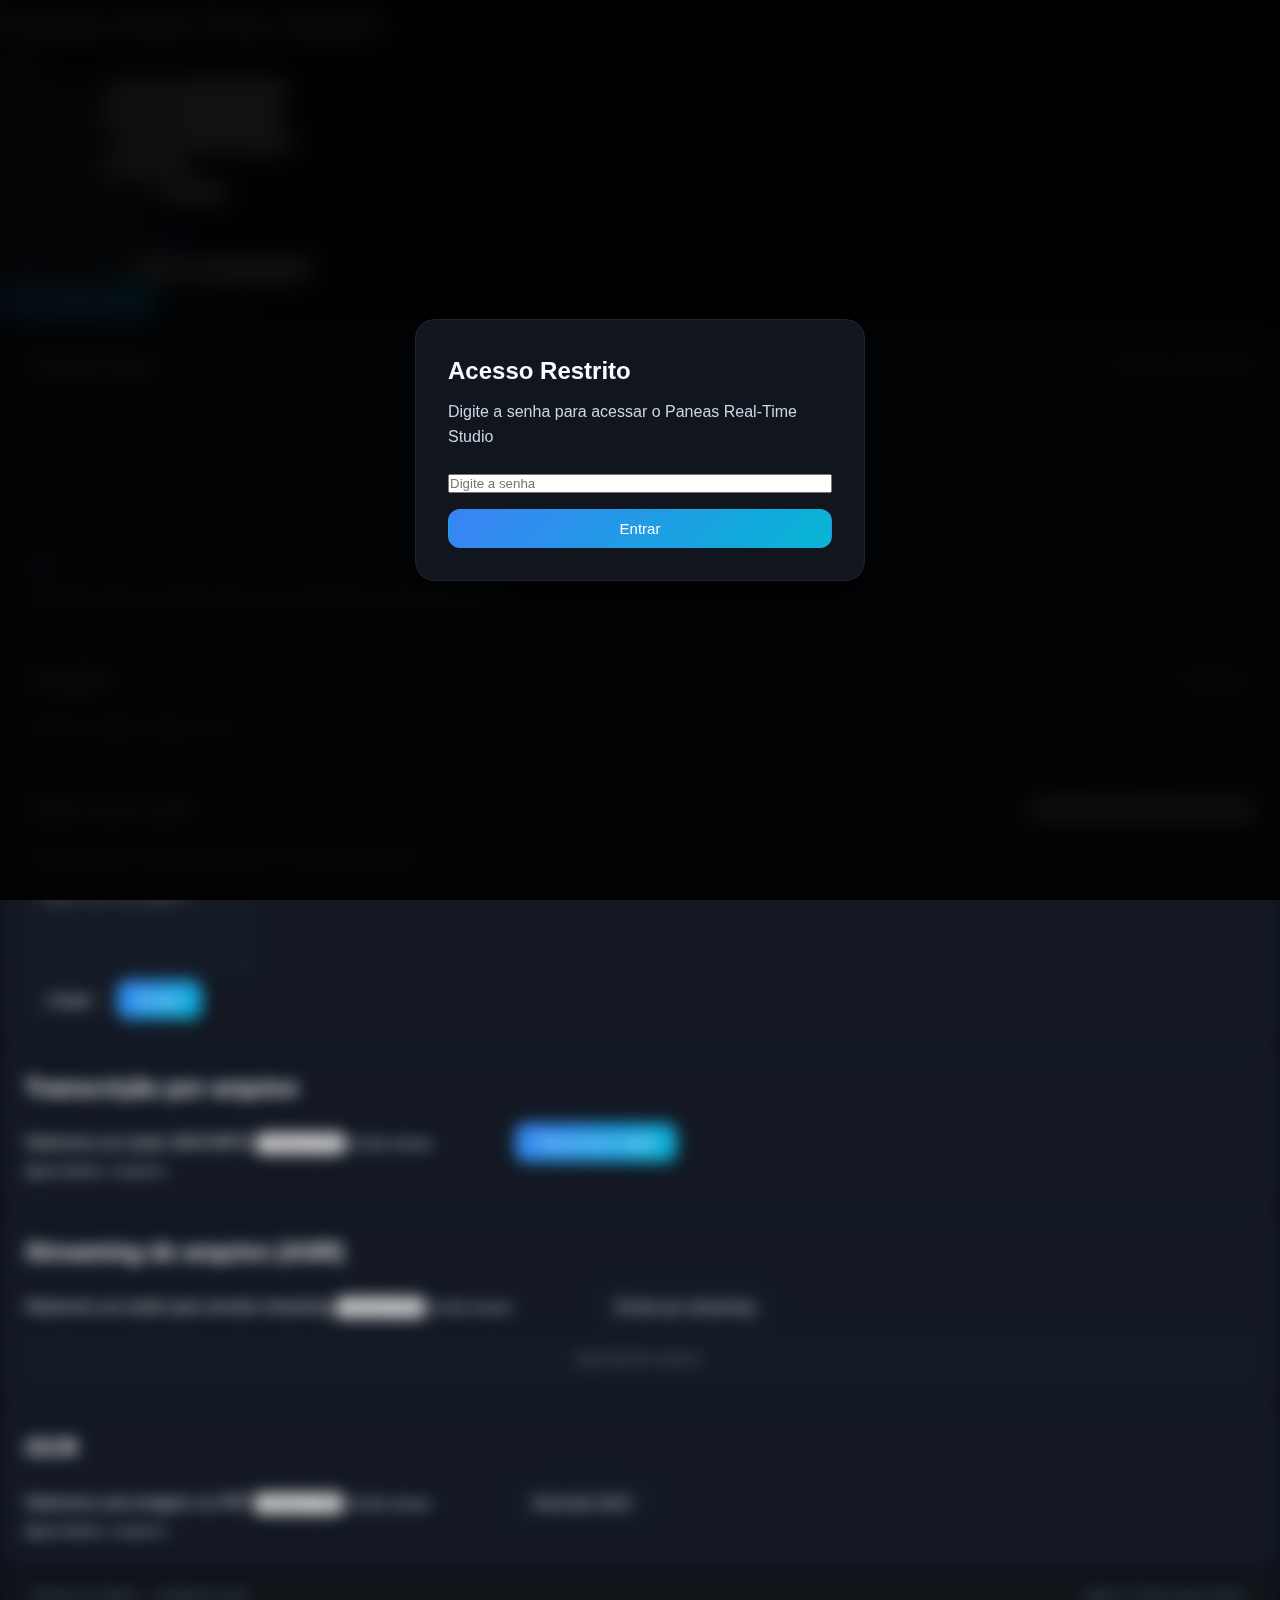
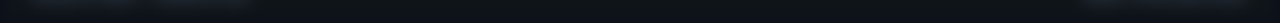
<file: frontend/index.html>
<!DOCTYPE html>
<html lang="pt-BR">
<head>
    <meta charset="UTF-8" />
    <meta name="viewport" content="width=device-width, initial-scale=1.0" />
    <title>Paneas Real-Time Studio</title>
    <link rel="stylesheet" href="styles.css" />
</head>
<body>
    <!-- Modal de Senha -->
    <div id="passwordModal" class="modal">
        <div class="modal__content">
            <h2>Acesso Restrito</h2>
            <p>Digite a senha para acessar o Paneas Real-Time Studio</p>
            <form id="passwordForm">
                <input type="password" id="passwordInput" placeholder="Digite a senha" autocomplete="off" />
                <button type="submit" class="btn btn--primary">Entrar</button>
                <p id="passwordError" class="modal__error" style="display: none;">Senha incorreta!</p>
            </form>
        </div>
    </div>
    <header class="hero">
        <div class="hero__content">
            <h1>Paneas Real-Time Studio</h1>
        </div>
        <div class="hero__status" id="sessionStatus">Offline</div>
    </header>

    <main>
        <section class="controls">
            <div class="controls__group">
                <label for="apiBase">API Base URL</label>
                <input id="apiBase" type="text" value="" placeholder="Auto-detectado" />
            </div>
            <div class="controls__group">
                <label for="authToken">Bearer Token</label>
                <input id="authToken" type="text" value="token_abc123" autocomplete="off" />
            </div>
            <div class="controls__group">
                <label for="roomId">Room ID (sala)</label>
                <input id="roomId" type="text" placeholder="Deixe vazio ou insira ID" />
            </div>
            <div class="controls__group">
                <label for="roleSelector">Papel na sala</label>
                <select id="roleSelector">
                    <option value="">Modo Solo</option>
                    <option value="agent">Atendente</option>
                    <option value="client">Cliente</option>
                </select>
            </div>
            <div class="controls__group">
                <label for="chunkSize">Tamanho do lote (ms)</label>
                <input id="chunkSize" type="number" min="200" max="2000" step="100" value="300" />
            </div>
            <div class="controls__group controls__toggle">
                <label for="diarizationToggle">Ativar diarização</label>
                <input id="diarizationToggle" type="checkbox" />
            </div>
            <div class="controls__group controls__toggle">
                <label for="insightToggle">Insights em tempo real</label>
                <input id="insightToggle" type="checkbox" checked />
            </div>
            <div class="controls__group">
                <label for="insightModel">Modelo de insight</label>
                <input id="insightModel" type="text" value="paneas-q32b" />
            </div>
            <div class="controls__actions">
                <button id="startButton" class="btn btn--primary">Comecar captura</button>
                <button id="stopButton" class="btn" disabled>Encerrar</button>
                <div id="listeningIndicator" class="listening-indicator hidden">
                    <span class="listening-icon">🎤</span>
                    <div class="sound-wave">
                        <span class="bar"></span>
                        <span class="bar"></span>
                        <span class="bar"></span>
                        <span class="bar"></span>
                        <span class="bar"></span>
                    </div>
                    <span class="listening-text">Escutando...</span>
                </div>
            </div>
        </section>

        <section class="grid">
            <article class="card card--primary">
                <header class="card__header">
                    <h2>Transcricao</h2>
                    <div>
                        <div class="pill" id="sessionId">Sessao nao iniciada</div>
                        <div class="pill pill--secondary" id="roomStatus" style="display: none; margin-top: 0.5rem;"></div>
                    </div>
                </header>
                <div class="stats">
                    <div class="stat"><span class="stat__label">Lotes</span><span class="stat__value" id="batchCount">0</span></div>
                    <div class="stat"><span class="stat__label">Tokens</span><span class="stat__value" id="tokenCount">0</span></div>
                    <div class="stat"><span class="stat__label">Audio (s)</span><span class="stat__value" id="audioSeconds">0</span></div>
                </div>
                <div class="transcript" id="transcriptText">Fale apos iniciar a captura para ver a transcricao acumulada aqui.</div>
                <div class="timeline" id="batchTimeline"></div>
            </article>

            <article class="card">
                <header class="card__header">
                    <h2>Insights</h2>
                    <div class="pill pill--secondary" id="insightStatus">Habilitados</div>
                </header>
                <div class="insights" id="insightsList">
                    <p>Nenhum insight emitido ainda.</p>
                </div>
            </article>

            <article class="card">
                <header class="card__header">
                    <h2>Chat com LLM</h2>
                    <select id="chatModel">
                        <option value="paneas-q32b">paneas-q32b (Qwen2.5-32B INT4)</option>
                    </select>
                </header>
                <div class="chat" id="chatLog">
                    <div class="chat__placeholder">Converse com o modelo enquanto a chamada acontece.</div>
                </div>
                <form class="chat__form" id="chatForm">
                    <textarea id="chatInput" rows="3" placeholder="Digite sua mensagem..."></textarea>
                    <div class="chat__actions">
                        <button type="button" class="btn" id="clearChat">Limpar</button>
                        <button type="submit" class="btn btn--primary" id="sendChat">Enviar</button>
                    </div>
                </form>
            </article>
        </section>

        <section class="grid grid--uploads">
            <article class="card">
                <header class="card__header">
                    <h2>Transcrição por arquivo</h2>
                </header>
                <div class="uploader">
                    <label class="uploader__label" for="asrFileInput">Selecione um áudio (WAV/MP3)</label>
                    <input type="file" id="asrFileInput" accept="audio/*" />
                    <button class="btn btn--primary" id="asrUploadButton">Transcrever áudio</button>
                    <pre class="output" id="asrResult">Aguardando arquivo.</pre>
                </div>
            </article>

            <article class="card">
                <header class="card__header">
                    <h2>Streaming de arquivo (ASR)</h2>
                </header>
                <div class="uploader">
                    <label class="uploader__label" for="streamFileInput">Selecione um áudio para simular streaming</label>
                    <input type="file" id="streamFileInput" accept="audio/*" />
                    <button class="btn" id="streamFileButton">Enviar por streaming</button>
                    <div class="status-text" id="streamStatus">Aguardando arquivo.</div>
                </div>
            </article>

            <article class="card">
                <header class="card__header">
                    <h2>OCR</h2>
                </header>
                <div class="uploader">
                    <label class="uploader__label" for="ocrFileInput">Selecione uma imagem ou PDF</label>
                    <input type="file" id="ocrFileInput" accept="image/*,application/pdf" />
                    <button class="btn" id="ocrButton">Executar OCR</button>
                    <pre class="output" id="ocrResult">Aguardando arquivo.</pre>
                </div>
            </article>
        </section>
    </main>

    <footer class="footer">
        <p>Paneas AI Stack &mdash; ambiente local.</p>
        <p class="footer__meta">Status: <span id="footerStatus">Pronto para iniciar.</span></p>
    </footer>

    <script type="module" src="app.js"></script>
</body>
</html>
</file>
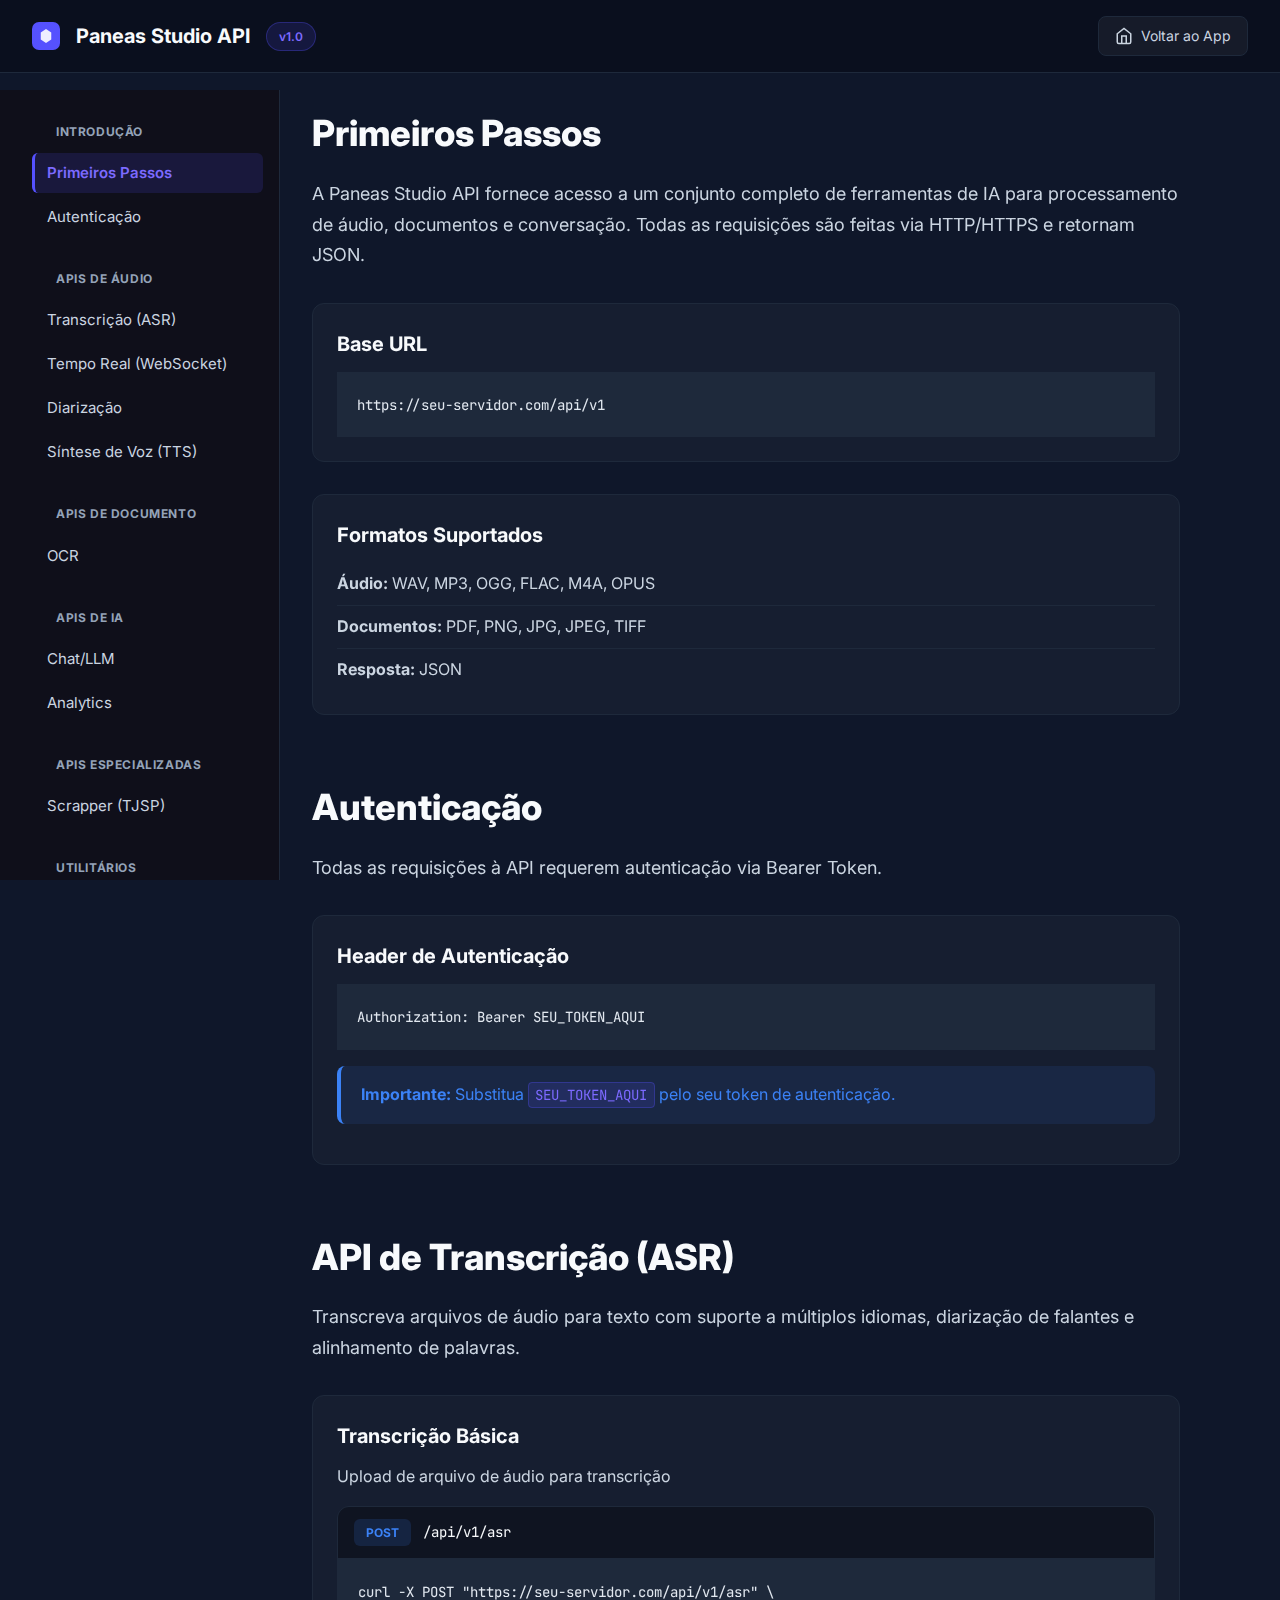
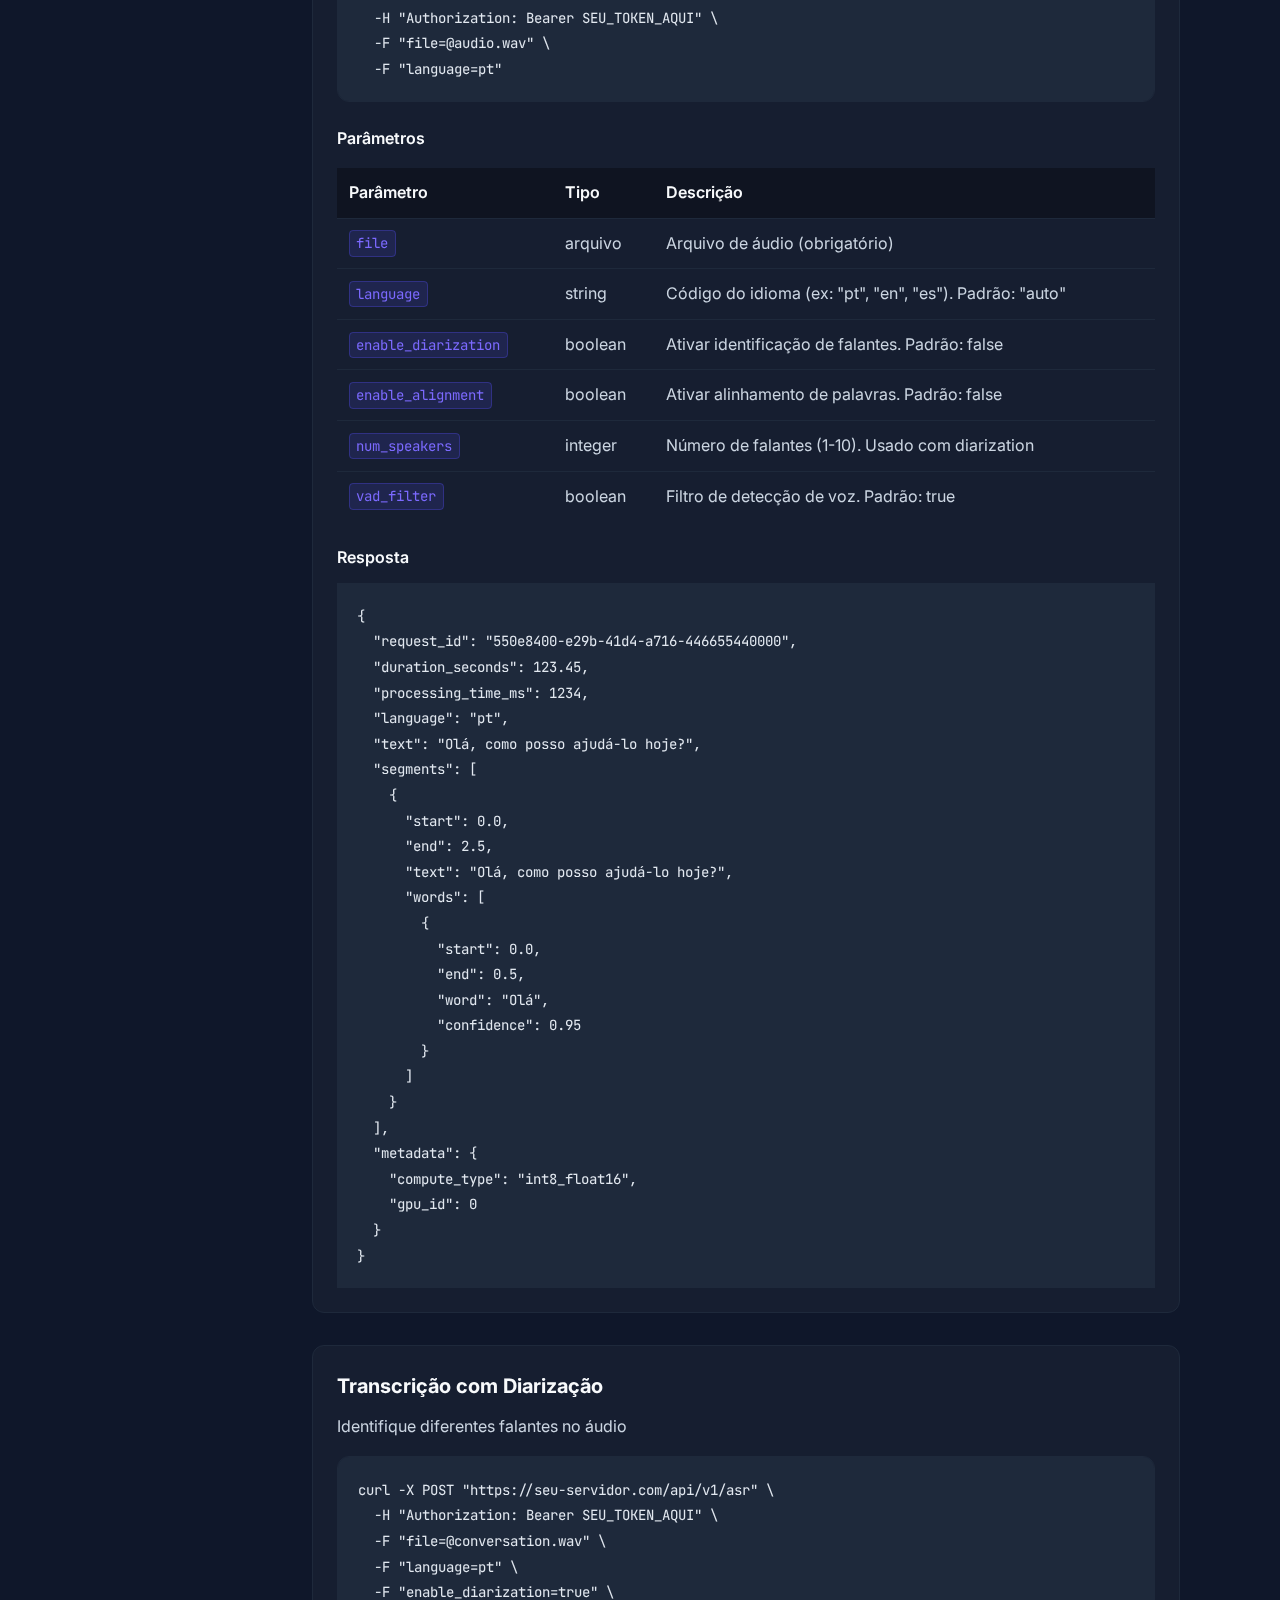
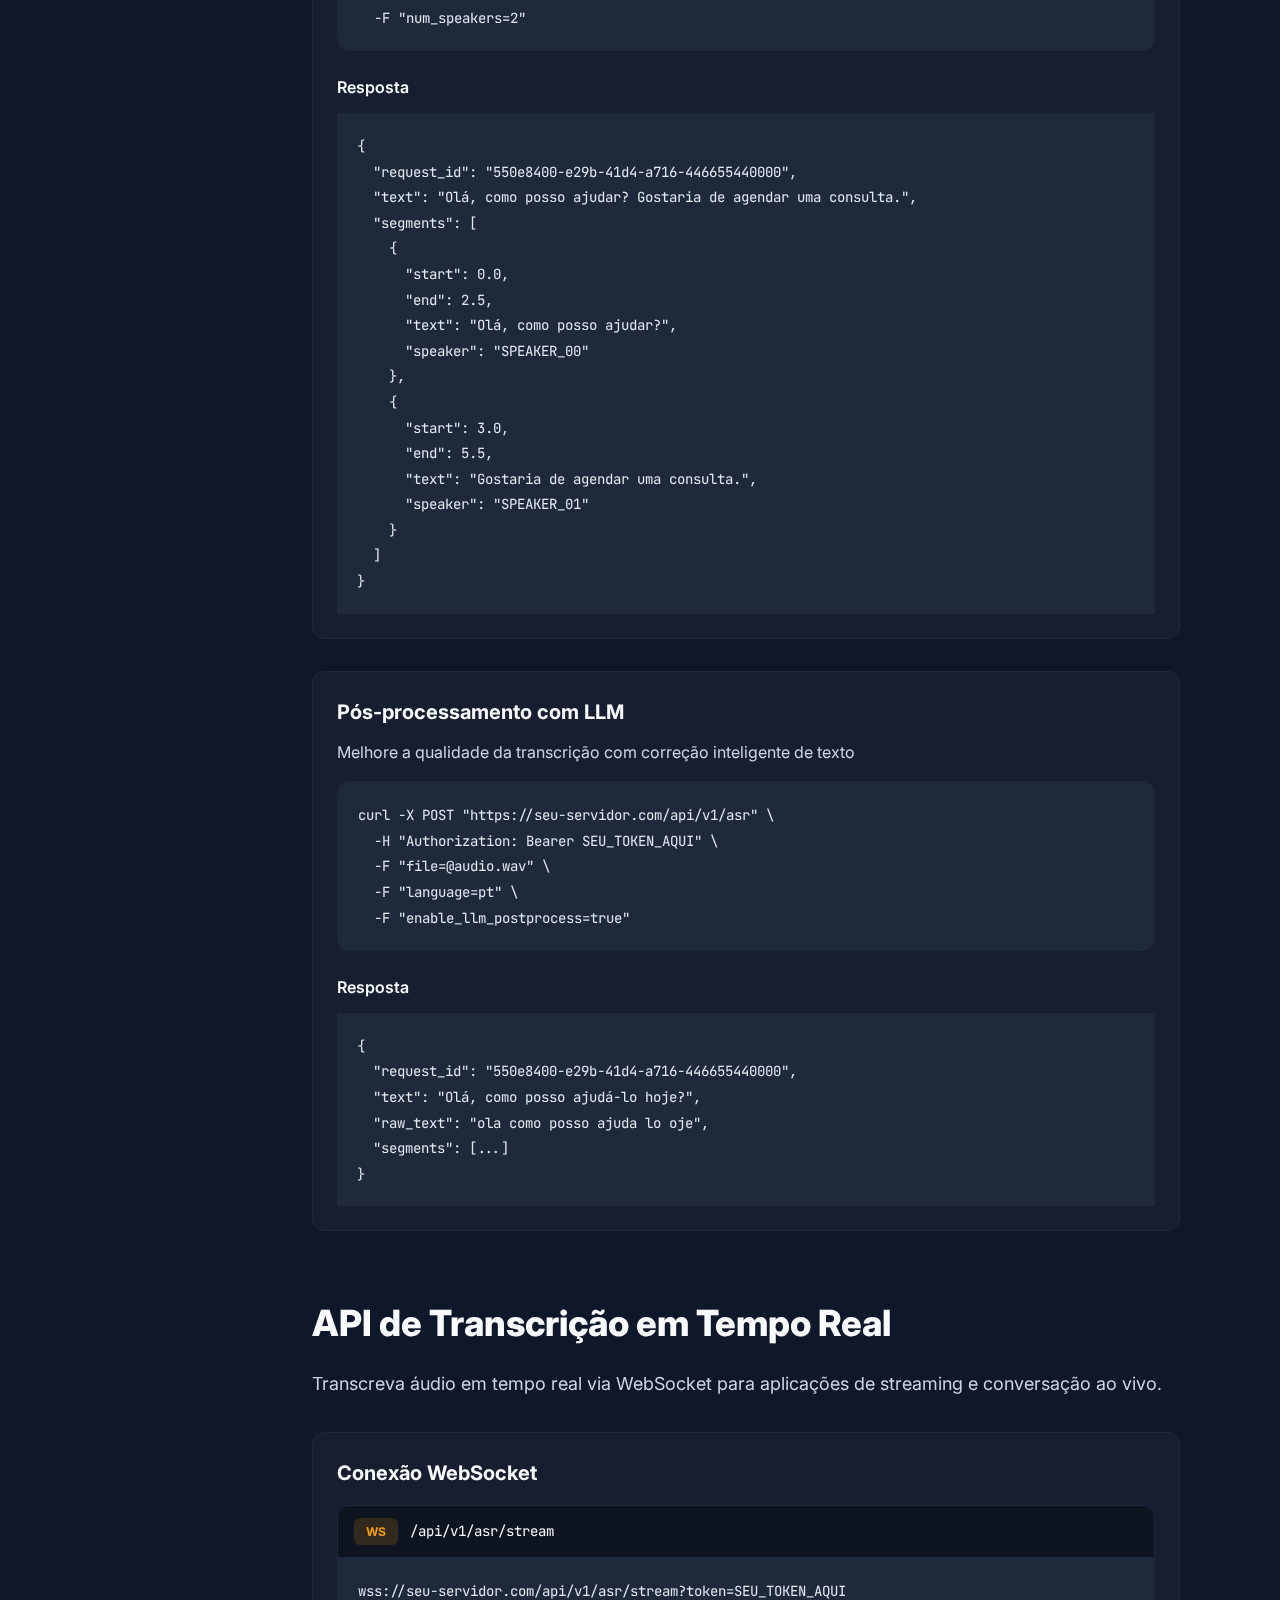
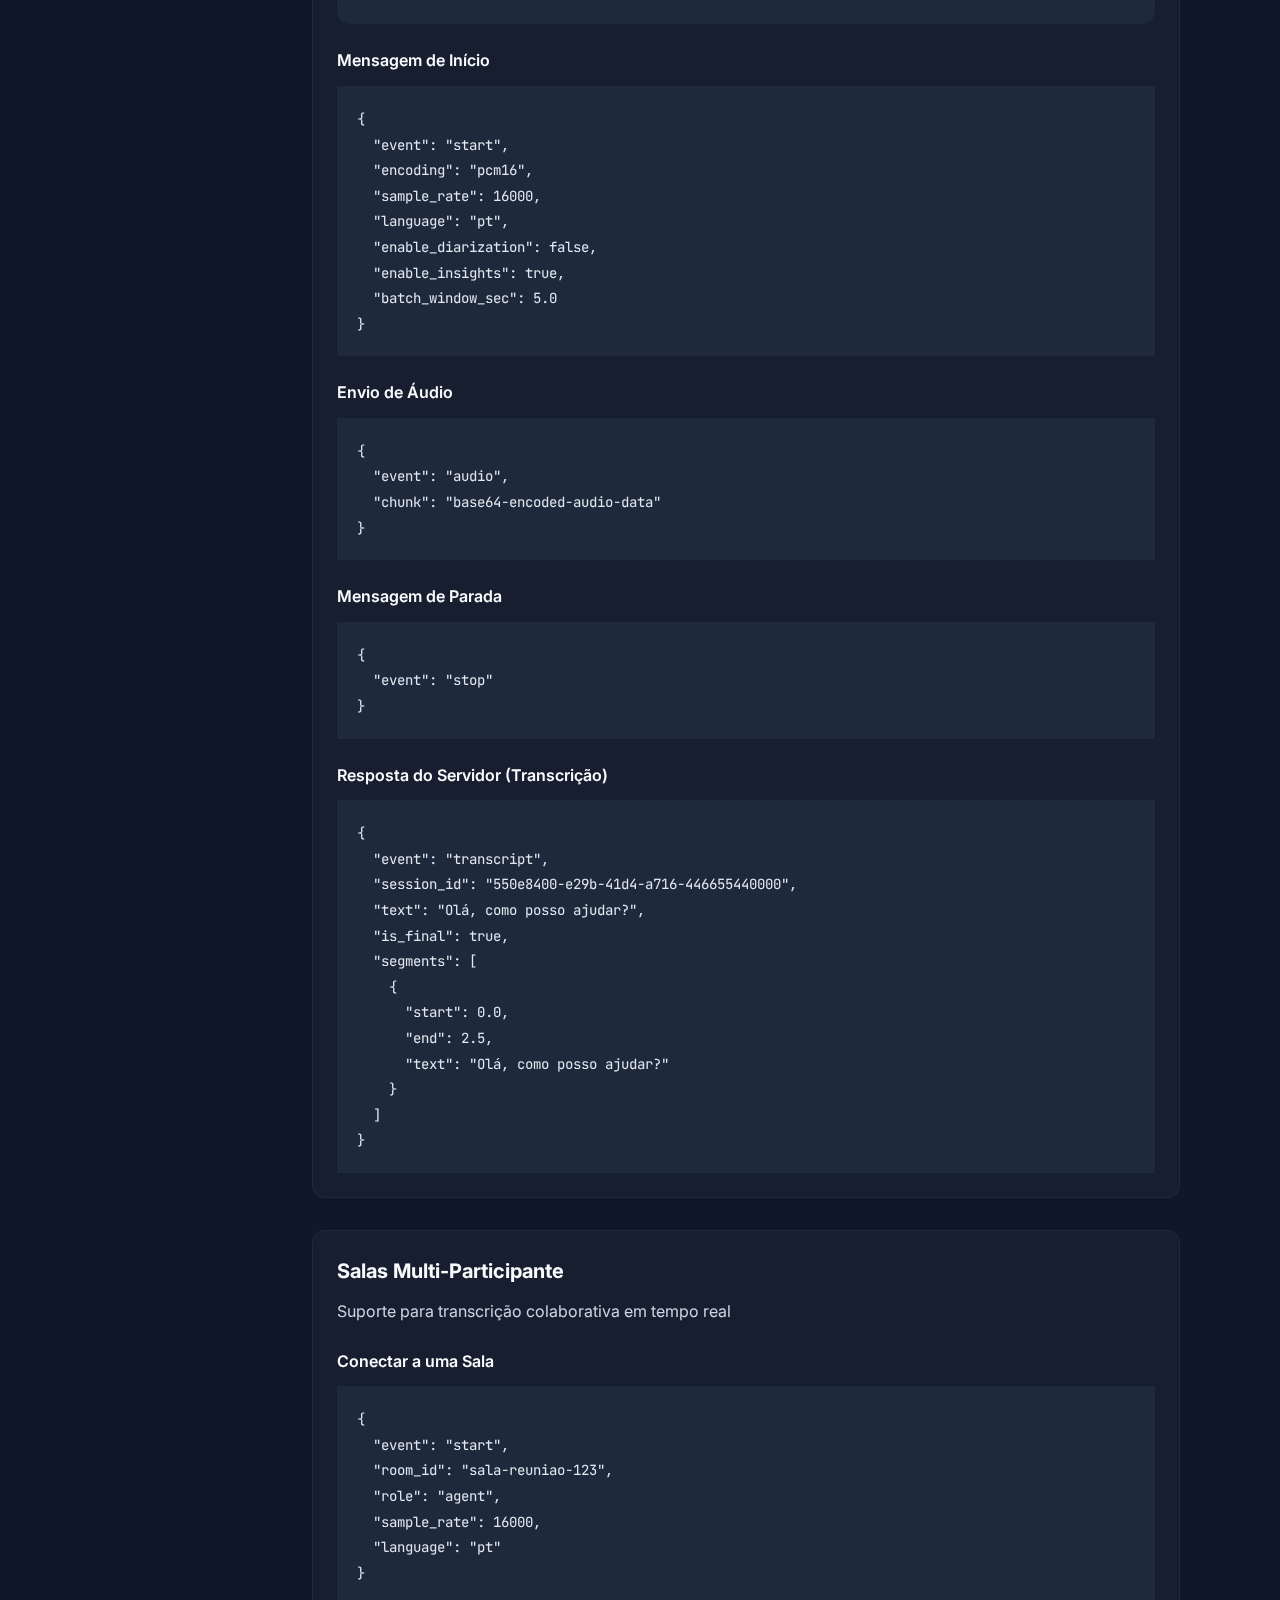
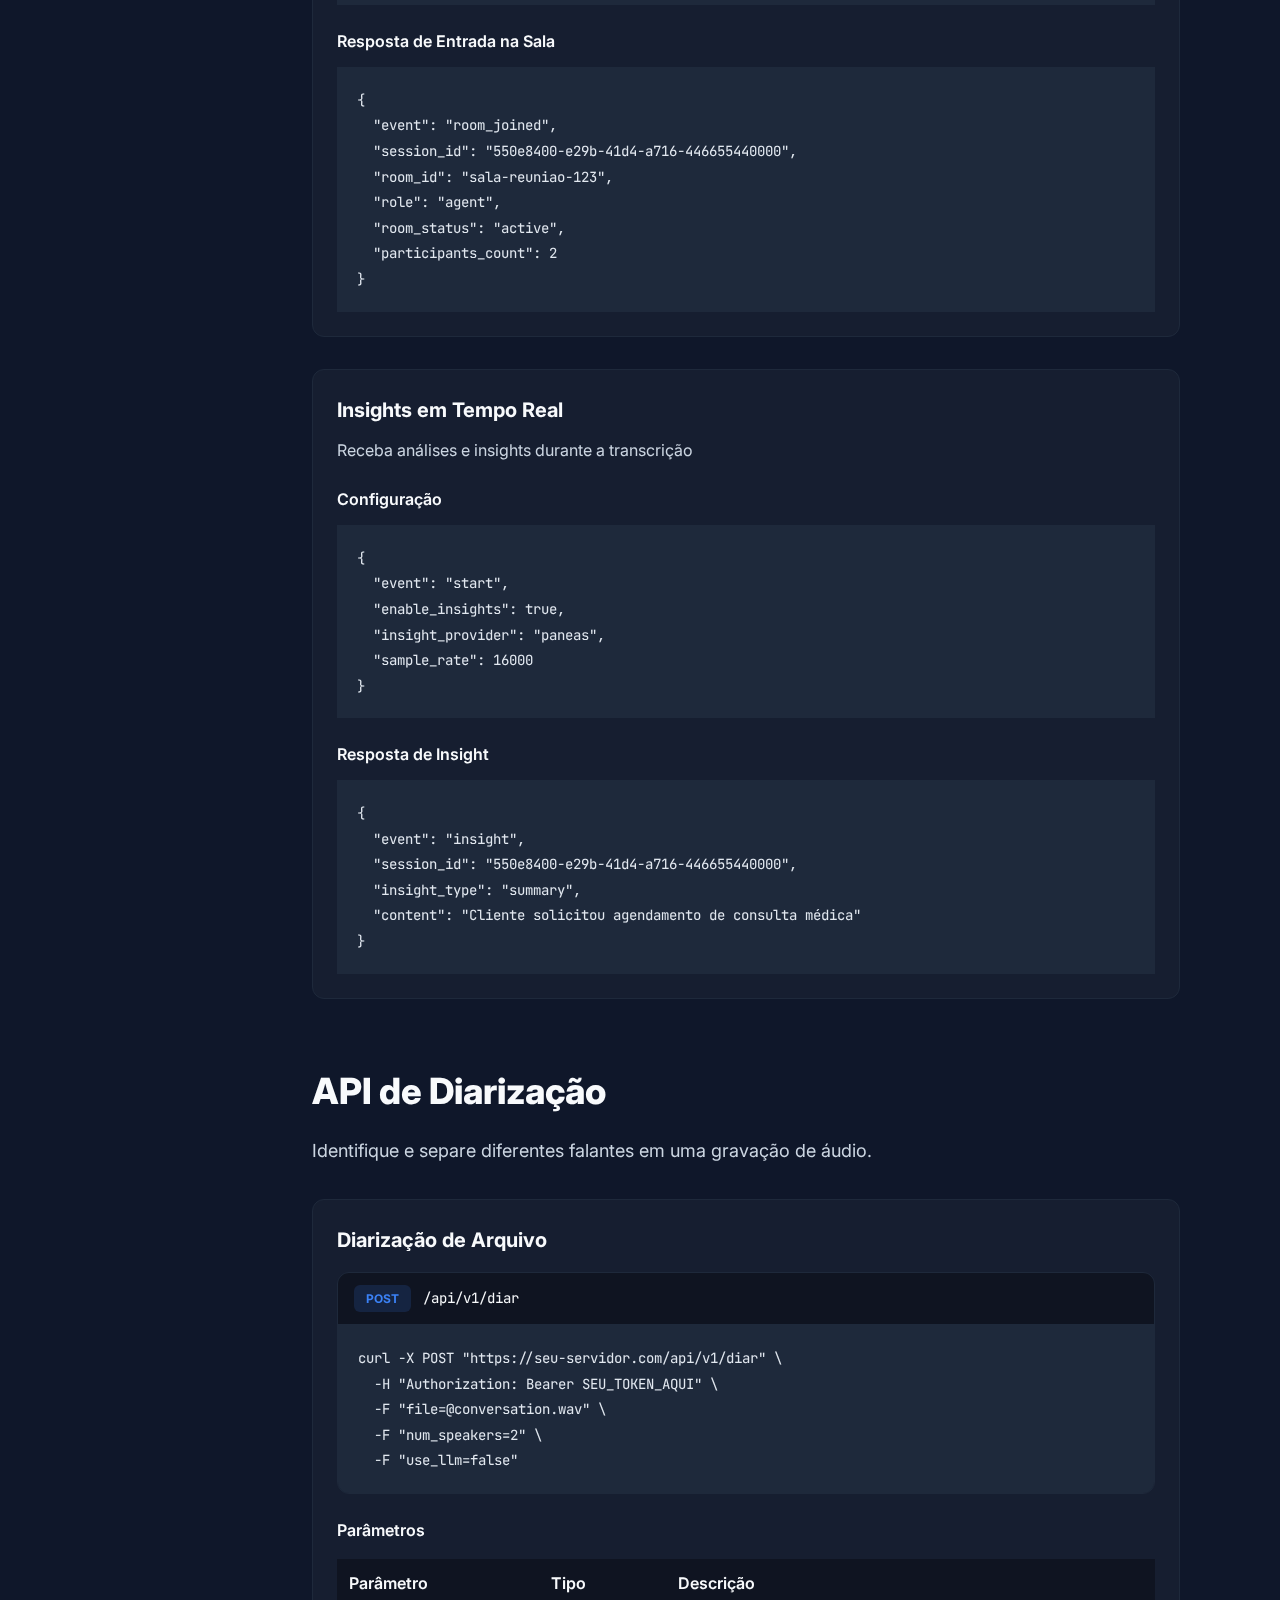
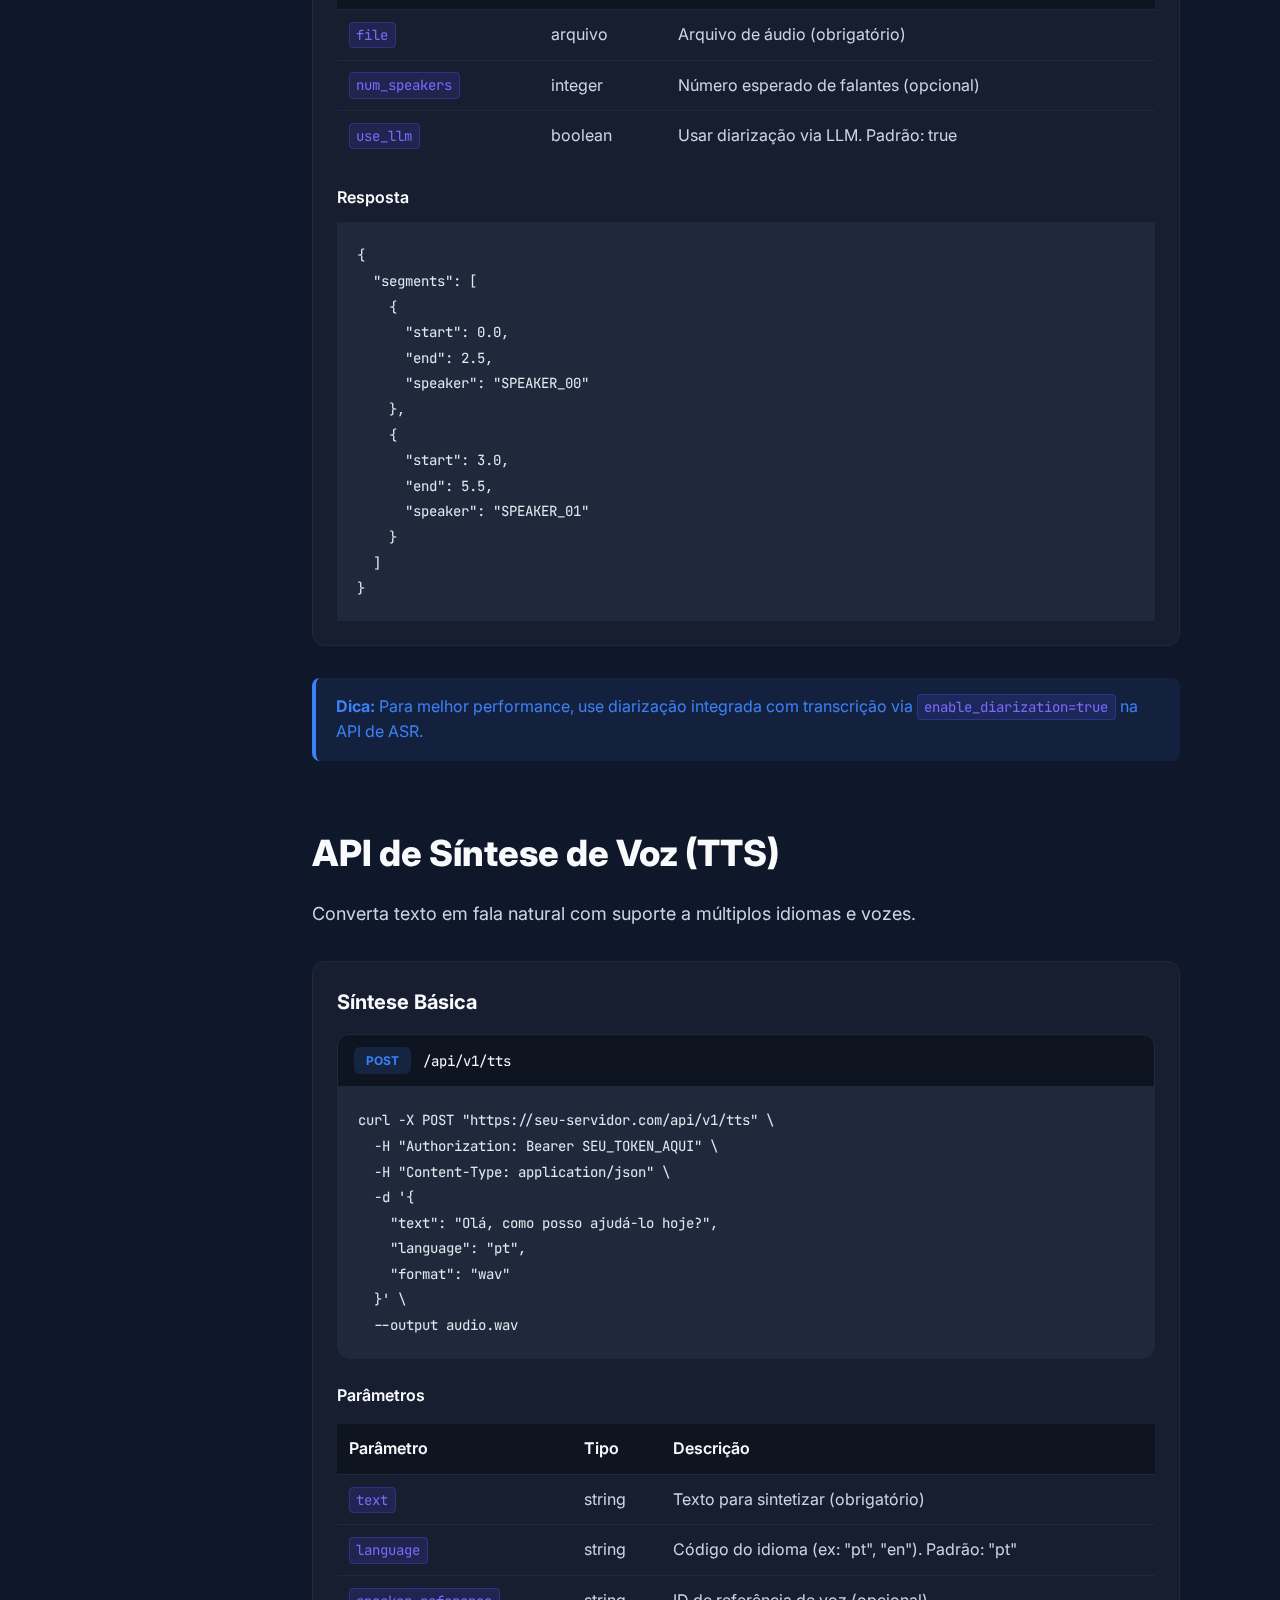
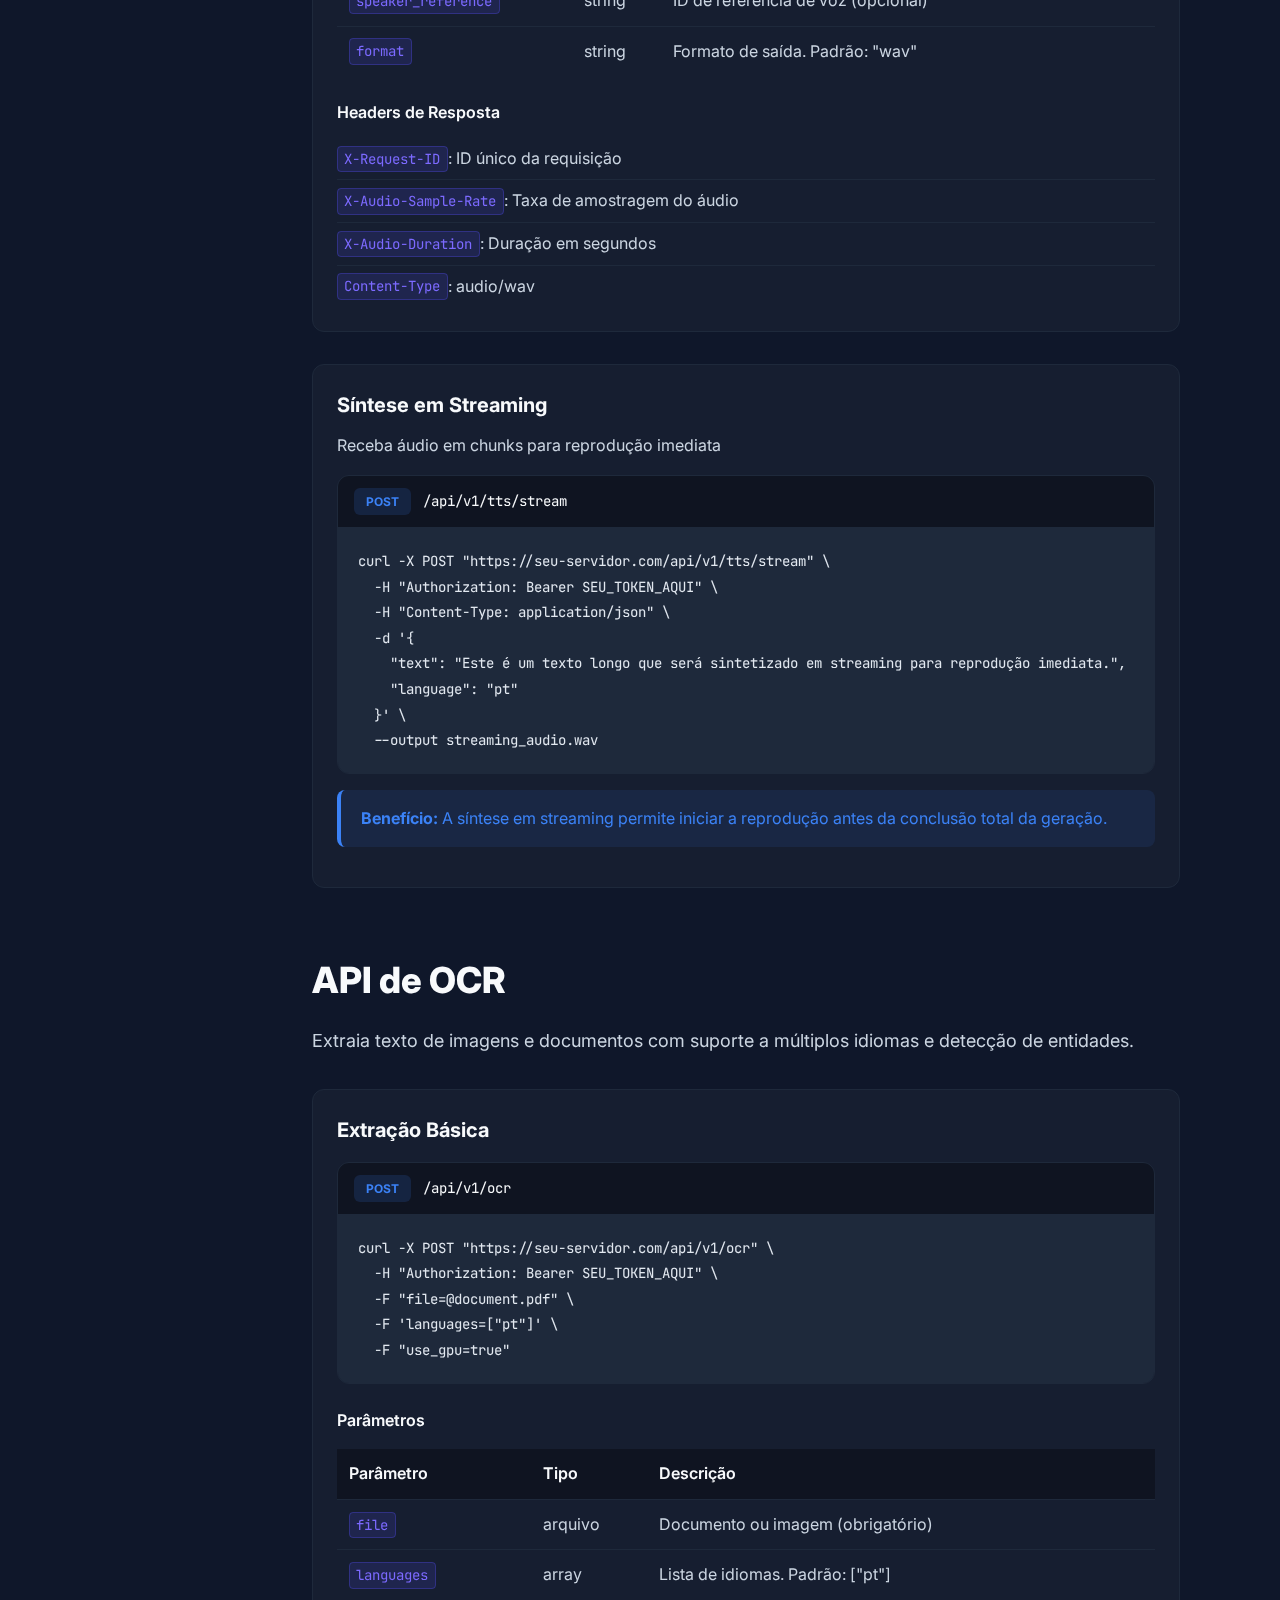
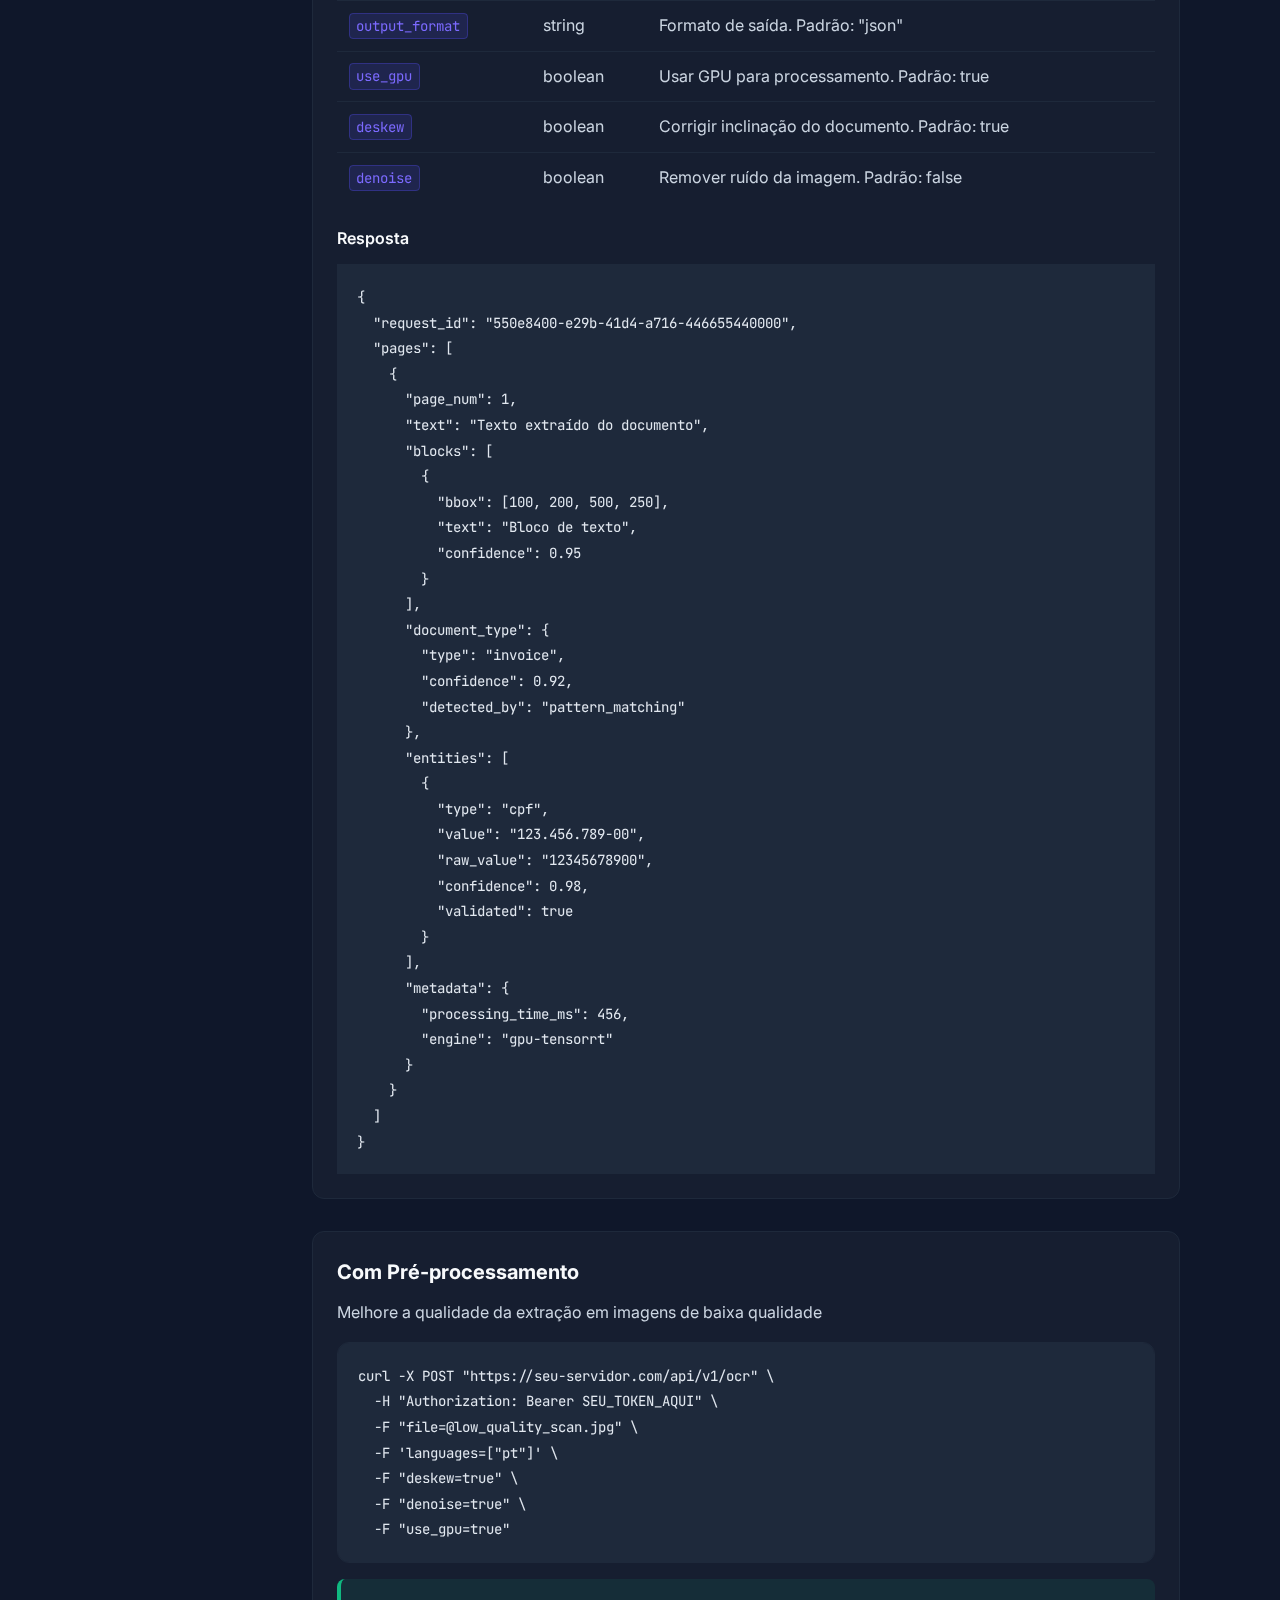
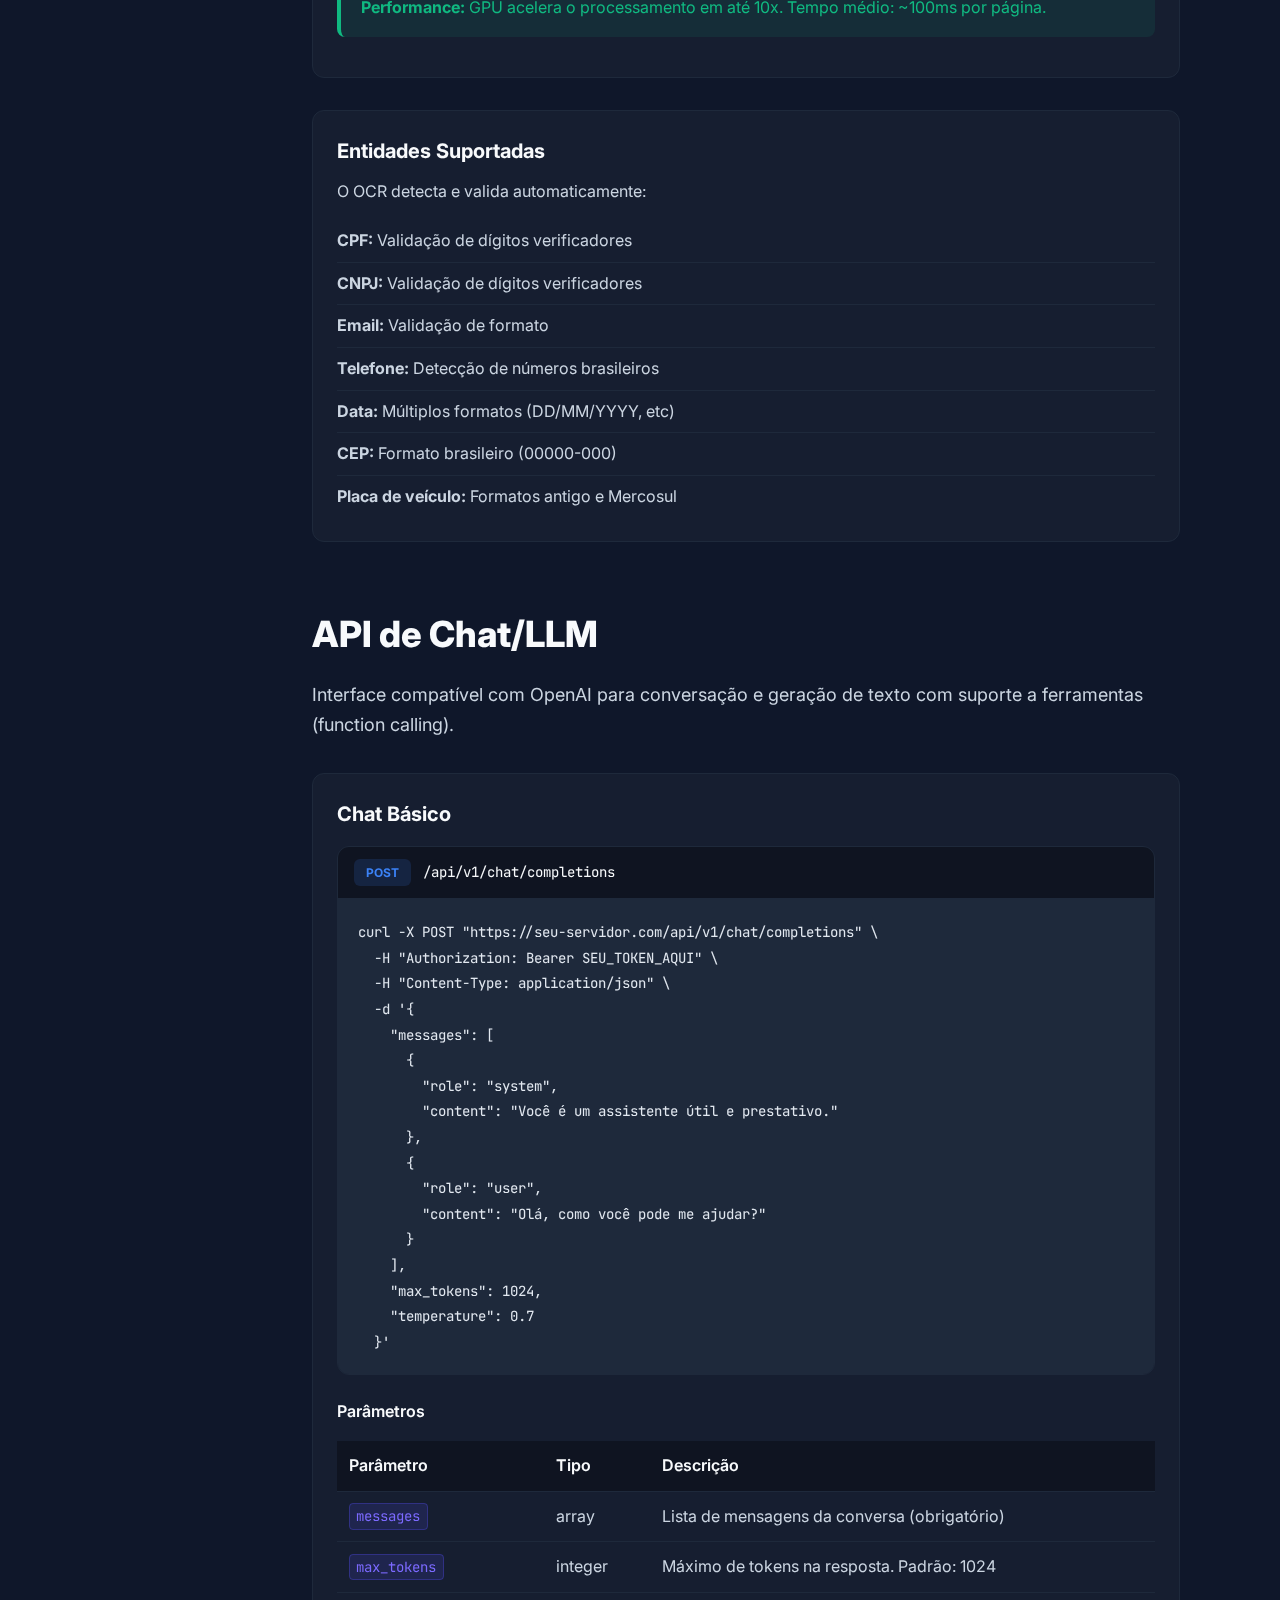
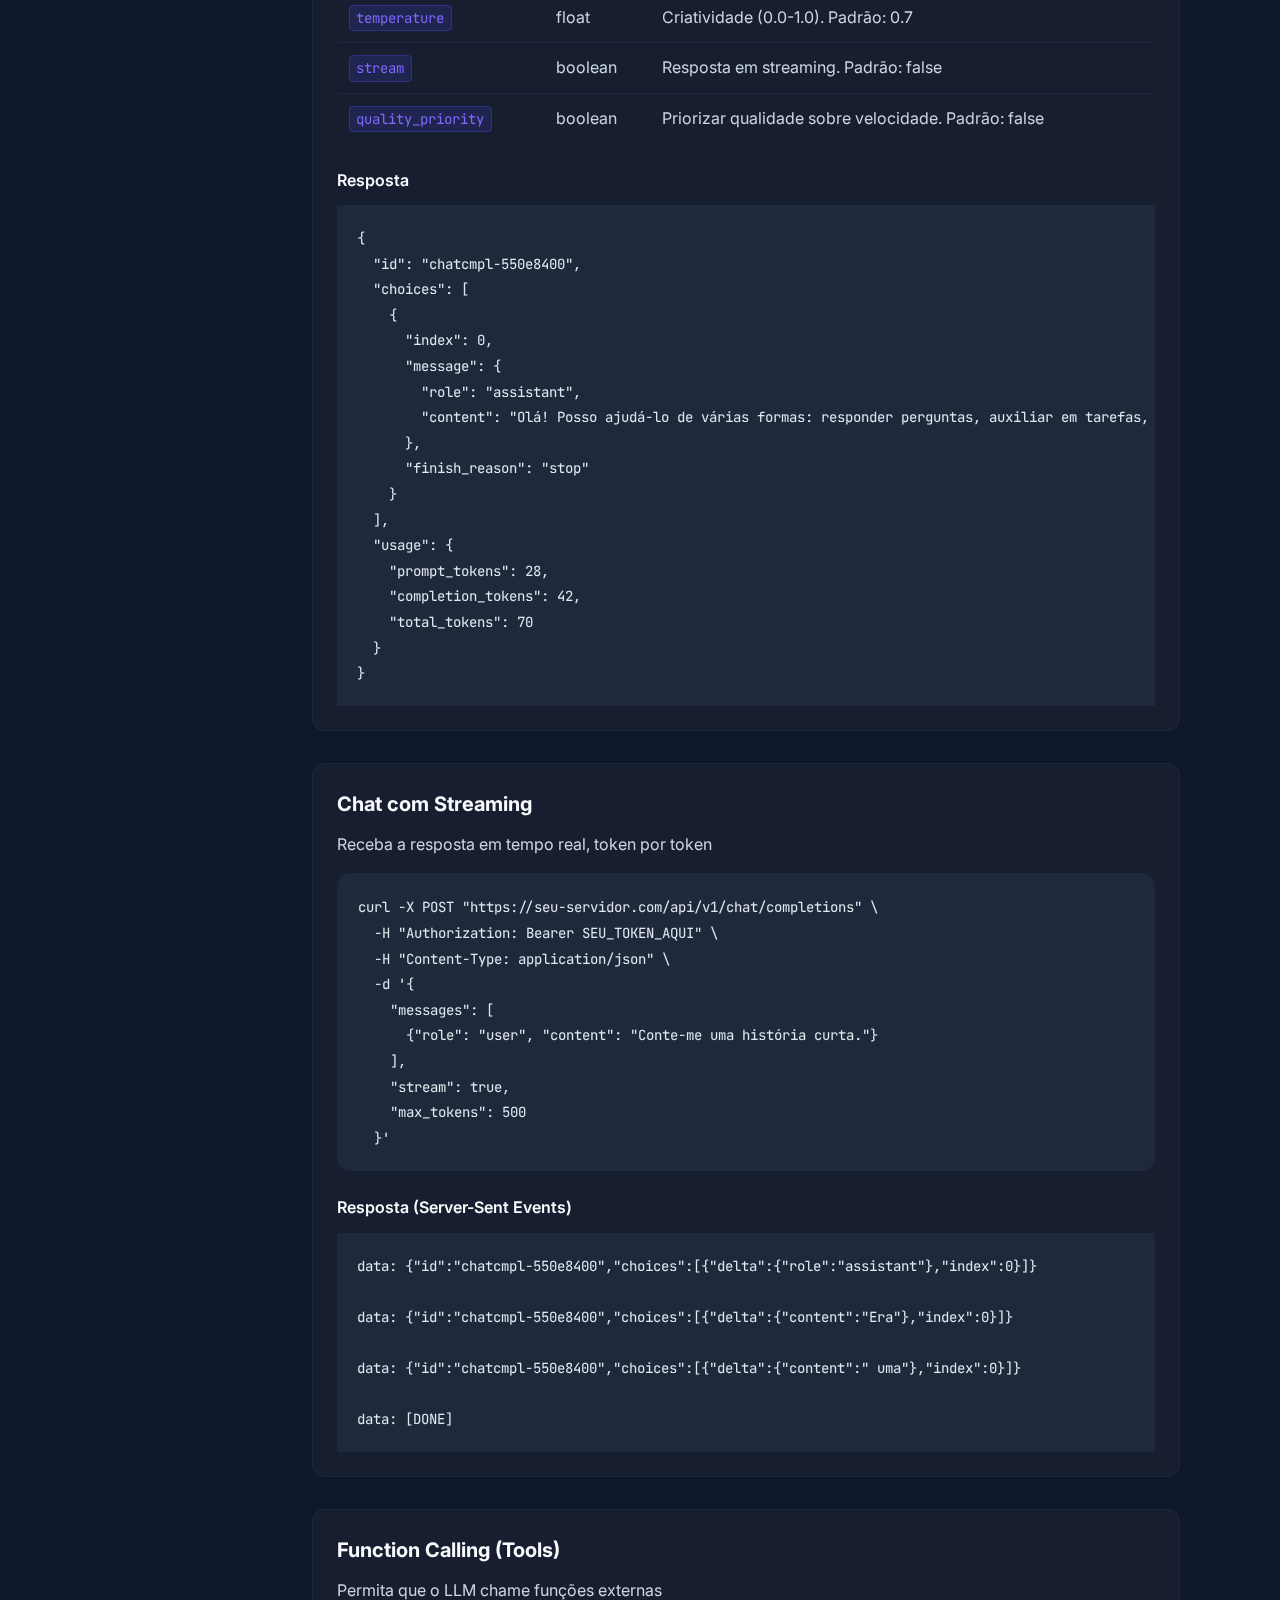
<file: frontend/docs.html>
<!DOCTYPE html>
<html lang="pt-BR">
<head>
    <meta charset="UTF-8" />
    <meta name="viewport" content="width=device-width, initial-scale=1.0" />
    <title>Documentação - Paneas Studio API</title>
    <link rel="stylesheet" href="docs.css" />
    <link rel="preconnect" href="https://fonts.googleapis.com">
    <link rel="preconnect" href="https://fonts.gstatic.com" crossorigin>
    <link href="https://fonts.googleapis.com/css2?family=Inter:wght@300;400;500;600;700&family=JetBrains+Mono:wght@400;500;600&display=swap" rel="stylesheet">
</head>
<body>
    <!-- Header -->
    <header class="docs-header">
        <div class="docs-header__container">
            <div class="docs-header__brand">
                <svg width="28" height="28" viewBox="0 0 32 32" fill="none">
                    <rect width="32" height="32" rx="8" fill="url(#gradient1)"/>
                    <path d="M16 8L22 12V20L16 24L10 20V12L16 8Z" fill="white" opacity="0.9"/>
                    <defs>
                        <linearGradient id="gradient1" x1="0" y1="0" x2="32" y2="32">
                            <stop offset="0%" stop-color="#5551ff"/>
                            <stop offset="100%" stop-color="#7c6aff"/>
                        </linearGradient>
                    </defs>
                </svg>
                <span class="docs-header__title">Paneas Studio API</span>
                <span class="docs-header__version">v1.0</span>
            </div>
            <div class="docs-header__actions">
                <a href="/" class="docs-header__link">
                    <svg width="18" height="18" viewBox="0 0 24 24" fill="none" stroke="currentColor" stroke-width="2">
                        <path d="M3 9l9-7 9 7v11a2 2 0 0 1-2 2H5a2 2 0 0 1-2-2z"/>
                        <polyline points="9 22 9 12 15 12 15 22"/>
                    </svg>
                    Voltar ao App
                </a>
            </div>
        </div>
    </header>

    <div class="docs-layout">
        <!-- Sidebar -->
        <aside class="docs-sidebar">
            <nav class="docs-nav">
                <div class="docs-nav__section">
                    <div class="docs-nav__section-title">Introdução</div>
                    <a href="#getting-started" class="docs-nav__link docs-nav__link--active">Primeiros Passos</a>
                    <a href="#authentication" class="docs-nav__link">Autenticação</a>
                </div>

                <div class="docs-nav__section">
                    <div class="docs-nav__section-title">APIs de Áudio</div>
                    <a href="#asr" class="docs-nav__link">Transcrição (ASR)</a>
                    <a href="#realtime" class="docs-nav__link">Tempo Real (WebSocket)</a>
                    <a href="#diarization" class="docs-nav__link">Diarização</a>
                    <a href="#tts" class="docs-nav__link">Síntese de Voz (TTS)</a>
                </div>

                <div class="docs-nav__section">
                    <div class="docs-nav__section-title">APIs de Documento</div>
                    <a href="#ocr" class="docs-nav__link">OCR</a>
                </div>

                <div class="docs-nav__section">
                    <div class="docs-nav__section-title">APIs de IA</div>
                    <a href="#chat" class="docs-nav__link">Chat/LLM</a>
                    <a href="#analytics" class="docs-nav__link">Analytics</a>
                </div>

                <div class="docs-nav__section">
                    <div class="docs-nav__section-title">APIs Especializadas</div>
                    <a href="#scrapper" class="docs-nav__link">Scrapper (TJSP)</a>
                </div>

                <div class="docs-nav__section">
                    <div class="docs-nav__section-title">Utilitários</div>
                    <a href="#health" class="docs-nav__link">Health Check</a>
                </div>
            </nav>
        </aside>

        <!-- Main Content -->
        <main class="docs-content">
            <!-- Getting Started -->
            <section id="getting-started" class="docs-section">
                <h1 class="docs-section__title">Primeiros Passos</h1>
                <p class="docs-section__description">
                    A Paneas Studio API fornece acesso a um conjunto completo de ferramentas de IA para processamento de áudio,
                    documentos e conversação. Todas as requisições são feitas via HTTP/HTTPS e retornam JSON.
                </p>

                <div class="docs-card">
                    <h3>Base URL</h3>
                    <pre><code class="language-bash">https://seu-servidor.com/api/v1</code></pre>
                </div>

                <div class="docs-card">
                    <h3>Formatos Suportados</h3>
                    <ul>
                        <li><strong>Áudio:</strong> WAV, MP3, OGG, FLAC, M4A, OPUS</li>
                        <li><strong>Documentos:</strong> PDF, PNG, JPG, JPEG, TIFF</li>
                        <li><strong>Resposta:</strong> JSON</li>
                    </ul>
                </div>
            </section>

            <!-- Authentication -->
            <section id="authentication" class="docs-section">
                <h1 class="docs-section__title">Autenticação</h1>
                <p class="docs-section__description">
                    Todas as requisições à API requerem autenticação via Bearer Token.
                </p>

                <div class="docs-card">
                    <h3>Header de Autenticação</h3>
                    <pre><code class="language-bash">Authorization: Bearer SEU_TOKEN_AQUI</code></pre>

                    <div class="docs-alert docs-alert--info">
                        <strong>Importante:</strong> Substitua <code>SEU_TOKEN_AQUI</code> pelo seu token de autenticação.
                    </div>
                </div>
            </section>

            <!-- ASR API -->
            <section id="asr" class="docs-section">
                <h1 class="docs-section__title">API de Transcrição (ASR)</h1>
                <p class="docs-section__description">
                    Transcreva arquivos de áudio para texto com suporte a múltiplos idiomas, diarização de falantes e alinhamento de palavras.
                </p>

                <!-- Basic Transcription -->
                <div class="docs-card">
                    <h3>Transcrição Básica</h3>
                    <p>Upload de arquivo de áudio para transcrição</p>

                    <div class="docs-code-block">
                        <div class="docs-code-block__header">
                            <span class="docs-code-block__method docs-code-block__method--post">POST</span>
                            <span class="docs-code-block__endpoint">/api/v1/asr</span>
                        </div>
                        <pre><code class="language-bash">curl -X POST "https://seu-servidor.com/api/v1/asr" \
  -H "Authorization: Bearer SEU_TOKEN_AQUI" \
  -F "file=@audio.wav" \
  -F "language=pt"</code></pre>
                    </div>

                    <h4>Parâmetros</h4>
                    <table class="docs-table">
                        <thead>
                            <tr>
                                <th>Parâmetro</th>
                                <th>Tipo</th>
                                <th>Descrição</th>
                            </tr>
                        </thead>
                        <tbody>
                            <tr>
                                <td><code>file</code></td>
                                <td>arquivo</td>
                                <td>Arquivo de áudio (obrigatório)</td>
                            </tr>
                            <tr>
                                <td><code>language</code></td>
                                <td>string</td>
                                <td>Código do idioma (ex: "pt", "en", "es"). Padrão: "auto"</td>
                            </tr>
                            <tr>
                                <td><code>enable_diarization</code></td>
                                <td>boolean</td>
                                <td>Ativar identificação de falantes. Padrão: false</td>
                            </tr>
                            <tr>
                                <td><code>enable_alignment</code></td>
                                <td>boolean</td>
                                <td>Ativar alinhamento de palavras. Padrão: false</td>
                            </tr>
                            <tr>
                                <td><code>num_speakers</code></td>
                                <td>integer</td>
                                <td>Número de falantes (1-10). Usado com diarization</td>
                            </tr>
                            <tr>
                                <td><code>vad_filter</code></td>
                                <td>boolean</td>
                                <td>Filtro de detecção de voz. Padrão: true</td>
                            </tr>
                        </tbody>
                    </table>

                    <h4>Resposta</h4>
                    <pre><code class="language-json">{
  "request_id": "550e8400-e29b-41d4-a716-446655440000",
  "duration_seconds": 123.45,
  "processing_time_ms": 1234,
  "language": "pt",
  "text": "Olá, como posso ajudá-lo hoje?",
  "segments": [
    {
      "start": 0.0,
      "end": 2.5,
      "text": "Olá, como posso ajudá-lo hoje?",
      "words": [
        {
          "start": 0.0,
          "end": 0.5,
          "word": "Olá",
          "confidence": 0.95
        }
      ]
    }
  ],
  "metadata": {
    "compute_type": "int8_float16",
    "gpu_id": 0
  }
}</code></pre>
                </div>

                <!-- Transcription with Diarization -->
                <div class="docs-card">
                    <h3>Transcrição com Diarização</h3>
                    <p>Identifique diferentes falantes no áudio</p>

                    <div class="docs-code-block">
                        <pre><code class="language-bash">curl -X POST "https://seu-servidor.com/api/v1/asr" \
  -H "Authorization: Bearer SEU_TOKEN_AQUI" \
  -F "file=@conversation.wav" \
  -F "language=pt" \
  -F "enable_diarization=true" \
  -F "num_speakers=2"</code></pre>
                    </div>

                    <h4>Resposta</h4>
                    <pre><code class="language-json">{
  "request_id": "550e8400-e29b-41d4-a716-446655440000",
  "text": "Olá, como posso ajudar? Gostaria de agendar uma consulta.",
  "segments": [
    {
      "start": 0.0,
      "end": 2.5,
      "text": "Olá, como posso ajudar?",
      "speaker": "SPEAKER_00"
    },
    {
      "start": 3.0,
      "end": 5.5,
      "text": "Gostaria de agendar uma consulta.",
      "speaker": "SPEAKER_01"
    }
  ]
}</code></pre>
                </div>

                <!-- LLM Post-processing -->
                <div class="docs-card">
                    <h3>Pós-processamento com LLM</h3>
                    <p>Melhore a qualidade da transcrição com correção inteligente de texto</p>

                    <div class="docs-code-block">
                        <pre><code class="language-bash">curl -X POST "https://seu-servidor.com/api/v1/asr" \
  -H "Authorization: Bearer SEU_TOKEN_AQUI" \
  -F "file=@audio.wav" \
  -F "language=pt" \
  -F "enable_llm_postprocess=true"</code></pre>
                    </div>

                    <h4>Resposta</h4>
                    <pre><code class="language-json">{
  "request_id": "550e8400-e29b-41d4-a716-446655440000",
  "text": "Olá, como posso ajudá-lo hoje?",
  "raw_text": "ola como posso ajuda lo oje",
  "segments": [...]
}</code></pre>
                </div>
            </section>

            <!-- Real-time API -->
            <section id="realtime" class="docs-section">
                <h1 class="docs-section__title">API de Transcrição em Tempo Real</h1>
                <p class="docs-section__description">
                    Transcreva áudio em tempo real via WebSocket para aplicações de streaming e conversação ao vivo.
                </p>

                <div class="docs-card">
                    <h3>Conexão WebSocket</h3>
                    <div class="docs-code-block">
                        <div class="docs-code-block__header">
                            <span class="docs-code-block__method docs-code-block__method--ws">WS</span>
                            <span class="docs-code-block__endpoint">/api/v1/asr/stream</span>
                        </div>
                        <pre><code class="language-bash">wss://seu-servidor.com/api/v1/asr/stream?token=SEU_TOKEN_AQUI</code></pre>
                    </div>

                    <h4>Mensagem de Início</h4>
                    <pre><code class="language-json">{
  "event": "start",
  "encoding": "pcm16",
  "sample_rate": 16000,
  "language": "pt",
  "enable_diarization": false,
  "enable_insights": true,
  "batch_window_sec": 5.0
}</code></pre>

                    <h4>Envio de Áudio</h4>
                    <pre><code class="language-json">{
  "event": "audio",
  "chunk": "base64-encoded-audio-data"
}</code></pre>

                    <h4>Mensagem de Parada</h4>
                    <pre><code class="language-json">{
  "event": "stop"
}</code></pre>

                    <h4>Resposta do Servidor (Transcrição)</h4>
                    <pre><code class="language-json">{
  "event": "transcript",
  "session_id": "550e8400-e29b-41d4-a716-446655440000",
  "text": "Olá, como posso ajudar?",
  "is_final": true,
  "segments": [
    {
      "start": 0.0,
      "end": 2.5,
      "text": "Olá, como posso ajudar?"
    }
  ]
}</code></pre>
                </div>

                <div class="docs-card">
                    <h3>Salas Multi-Participante</h3>
                    <p>Suporte para transcrição colaborativa em tempo real</p>

                    <h4>Conectar a uma Sala</h4>
                    <pre><code class="language-json">{
  "event": "start",
  "room_id": "sala-reuniao-123",
  "role": "agent",
  "sample_rate": 16000,
  "language": "pt"
}</code></pre>

                    <h4>Resposta de Entrada na Sala</h4>
                    <pre><code class="language-json">{
  "event": "room_joined",
  "session_id": "550e8400-e29b-41d4-a716-446655440000",
  "room_id": "sala-reuniao-123",
  "role": "agent",
  "room_status": "active",
  "participants_count": 2
}</code></pre>
                </div>

                <div class="docs-card">
                    <h3>Insights em Tempo Real</h3>
                    <p>Receba análises e insights durante a transcrição</p>

                    <h4>Configuração</h4>
                    <pre><code class="language-json">{
  "event": "start",
  "enable_insights": true,
  "insight_provider": "paneas",
  "sample_rate": 16000
}</code></pre>

                    <h4>Resposta de Insight</h4>
                    <pre><code class="language-json">{
  "event": "insight",
  "session_id": "550e8400-e29b-41d4-a716-446655440000",
  "insight_type": "summary",
  "content": "Cliente solicitou agendamento de consulta médica"
}</code></pre>
                </div>
            </section>

            <!-- Diarization API -->
            <section id="diarization" class="docs-section">
                <h1 class="docs-section__title">API de Diarização</h1>
                <p class="docs-section__description">
                    Identifique e separe diferentes falantes em uma gravação de áudio.
                </p>

                <div class="docs-card">
                    <h3>Diarização de Arquivo</h3>
                    <div class="docs-code-block">
                        <div class="docs-code-block__header">
                            <span class="docs-code-block__method docs-code-block__method--post">POST</span>
                            <span class="docs-code-block__endpoint">/api/v1/diar</span>
                        </div>
                        <pre><code class="language-bash">curl -X POST "https://seu-servidor.com/api/v1/diar" \
  -H "Authorization: Bearer SEU_TOKEN_AQUI" \
  -F "file=@conversation.wav" \
  -F "num_speakers=2" \
  -F "use_llm=false"</code></pre>
                    </div>

                    <h4>Parâmetros</h4>
                    <table class="docs-table">
                        <thead>
                            <tr>
                                <th>Parâmetro</th>
                                <th>Tipo</th>
                                <th>Descrição</th>
                            </tr>
                        </thead>
                        <tbody>
                            <tr>
                                <td><code>file</code></td>
                                <td>arquivo</td>
                                <td>Arquivo de áudio (obrigatório)</td>
                            </tr>
                            <tr>
                                <td><code>num_speakers</code></td>
                                <td>integer</td>
                                <td>Número esperado de falantes (opcional)</td>
                            </tr>
                            <tr>
                                <td><code>use_llm</code></td>
                                <td>boolean</td>
                                <td>Usar diarização via LLM. Padrão: true</td>
                            </tr>
                        </tbody>
                    </table>

                    <h4>Resposta</h4>
                    <pre><code class="language-json">{
  "segments": [
    {
      "start": 0.0,
      "end": 2.5,
      "speaker": "SPEAKER_00"
    },
    {
      "start": 3.0,
      "end": 5.5,
      "speaker": "SPEAKER_01"
    }
  ]
}</code></pre>
                </div>

                <div class="docs-alert docs-alert--info">
                    <strong>Dica:</strong> Para melhor performance, use diarização integrada com transcrição via <code>enable_diarization=true</code> na API de ASR.
                </div>
            </section>

            <!-- TTS API -->
            <section id="tts" class="docs-section">
                <h1 class="docs-section__title">API de Síntese de Voz (TTS)</h1>
                <p class="docs-section__description">
                    Converta texto em fala natural com suporte a múltiplos idiomas e vozes.
                </p>

                <!-- Basic TTS -->
                <div class="docs-card">
                    <h3>Síntese Básica</h3>
                    <div class="docs-code-block">
                        <div class="docs-code-block__header">
                            <span class="docs-code-block__method docs-code-block__method--post">POST</span>
                            <span class="docs-code-block__endpoint">/api/v1/tts</span>
                        </div>
                        <pre><code class="language-bash">curl -X POST "https://seu-servidor.com/api/v1/tts" \
  -H "Authorization: Bearer SEU_TOKEN_AQUI" \
  -H "Content-Type: application/json" \
  -d '{
    "text": "Olá, como posso ajudá-lo hoje?",
    "language": "pt",
    "format": "wav"
  }' \
  --output audio.wav</code></pre>
                    </div>

                    <h4>Parâmetros</h4>
                    <table class="docs-table">
                        <thead>
                            <tr>
                                <th>Parâmetro</th>
                                <th>Tipo</th>
                                <th>Descrição</th>
                            </tr>
                        </thead>
                        <tbody>
                            <tr>
                                <td><code>text</code></td>
                                <td>string</td>
                                <td>Texto para sintetizar (obrigatório)</td>
                            </tr>
                            <tr>
                                <td><code>language</code></td>
                                <td>string</td>
                                <td>Código do idioma (ex: "pt", "en"). Padrão: "pt"</td>
                            </tr>
                            <tr>
                                <td><code>speaker_reference</code></td>
                                <td>string</td>
                                <td>ID de referência de voz (opcional)</td>
                            </tr>
                            <tr>
                                <td><code>format</code></td>
                                <td>string</td>
                                <td>Formato de saída. Padrão: "wav"</td>
                            </tr>
                        </tbody>
                    </table>

                    <h4>Headers de Resposta</h4>
                    <ul>
                        <li><code>X-Request-ID</code>: ID único da requisição</li>
                        <li><code>X-Audio-Sample-Rate</code>: Taxa de amostragem do áudio</li>
                        <li><code>X-Audio-Duration</code>: Duração em segundos</li>
                        <li><code>Content-Type</code>: audio/wav</li>
                    </ul>
                </div>

                <!-- Streaming TTS -->
                <div class="docs-card">
                    <h3>Síntese em Streaming</h3>
                    <p>Receba áudio em chunks para reprodução imediata</p>

                    <div class="docs-code-block">
                        <div class="docs-code-block__header">
                            <span class="docs-code-block__method docs-code-block__method--post">POST</span>
                            <span class="docs-code-block__endpoint">/api/v1/tts/stream</span>
                        </div>
                        <pre><code class="language-bash">curl -X POST "https://seu-servidor.com/api/v1/tts/stream" \
  -H "Authorization: Bearer SEU_TOKEN_AQUI" \
  -H "Content-Type: application/json" \
  -d '{
    "text": "Este é um texto longo que será sintetizado em streaming para reprodução imediata.",
    "language": "pt"
  }' \
  --output streaming_audio.wav</code></pre>
                    </div>

                    <div class="docs-alert docs-alert--info">
                        <strong>Benefício:</strong> A síntese em streaming permite iniciar a reprodução antes da conclusão total da geração.
                    </div>
                </div>
            </section>

            <!-- OCR API -->
            <section id="ocr" class="docs-section">
                <h1 class="docs-section__title">API de OCR</h1>
                <p class="docs-section__description">
                    Extraia texto de imagens e documentos com suporte a múltiplos idiomas e detecção de entidades.
                </p>

                <!-- Basic OCR -->
                <div class="docs-card">
                    <h3>Extração Básica</h3>
                    <div class="docs-code-block">
                        <div class="docs-code-block__header">
                            <span class="docs-code-block__method docs-code-block__method--post">POST</span>
                            <span class="docs-code-block__endpoint">/api/v1/ocr</span>
                        </div>
                        <pre><code class="language-bash">curl -X POST "https://seu-servidor.com/api/v1/ocr" \
  -H "Authorization: Bearer SEU_TOKEN_AQUI" \
  -F "file=@document.pdf" \
  -F 'languages=["pt"]' \
  -F "use_gpu=true"</code></pre>
                    </div>

                    <h4>Parâmetros</h4>
                    <table class="docs-table">
                        <thead>
                            <tr>
                                <th>Parâmetro</th>
                                <th>Tipo</th>
                                <th>Descrição</th>
                            </tr>
                        </thead>
                        <tbody>
                            <tr>
                                <td><code>file</code></td>
                                <td>arquivo</td>
                                <td>Documento ou imagem (obrigatório)</td>
                            </tr>
                            <tr>
                                <td><code>languages</code></td>
                                <td>array</td>
                                <td>Lista de idiomas. Padrão: ["pt"]</td>
                            </tr>
                            <tr>
                                <td><code>output_format</code></td>
                                <td>string</td>
                                <td>Formato de saída. Padrão: "json"</td>
                            </tr>
                            <tr>
                                <td><code>use_gpu</code></td>
                                <td>boolean</td>
                                <td>Usar GPU para processamento. Padrão: true</td>
                            </tr>
                            <tr>
                                <td><code>deskew</code></td>
                                <td>boolean</td>
                                <td>Corrigir inclinação do documento. Padrão: true</td>
                            </tr>
                            <tr>
                                <td><code>denoise</code></td>
                                <td>boolean</td>
                                <td>Remover ruído da imagem. Padrão: false</td>
                            </tr>
                        </tbody>
                    </table>

                    <h4>Resposta</h4>
                    <pre><code class="language-json">{
  "request_id": "550e8400-e29b-41d4-a716-446655440000",
  "pages": [
    {
      "page_num": 1,
      "text": "Texto extraído do documento",
      "blocks": [
        {
          "bbox": [100, 200, 500, 250],
          "text": "Bloco de texto",
          "confidence": 0.95
        }
      ],
      "document_type": {
        "type": "invoice",
        "confidence": 0.92,
        "detected_by": "pattern_matching"
      },
      "entities": [
        {
          "type": "cpf",
          "value": "123.456.789-00",
          "raw_value": "12345678900",
          "confidence": 0.98,
          "validated": true
        }
      ],
      "metadata": {
        "processing_time_ms": 456,
        "engine": "gpu-tensorrt"
      }
    }
  ]
}</code></pre>
                </div>

                <!-- OCR with Preprocessing -->
                <div class="docs-card">
                    <h3>Com Pré-processamento</h3>
                    <p>Melhore a qualidade da extração em imagens de baixa qualidade</p>

                    <div class="docs-code-block">
                        <pre><code class="language-bash">curl -X POST "https://seu-servidor.com/api/v1/ocr" \
  -H "Authorization: Bearer SEU_TOKEN_AQUI" \
  -F "file=@low_quality_scan.jpg" \
  -F 'languages=["pt"]' \
  -F "deskew=true" \
  -F "denoise=true" \
  -F "use_gpu=true"</code></pre>
                    </div>

                    <div class="docs-alert docs-alert--success">
                        <strong>Performance:</strong> GPU acelera o processamento em até 10x. Tempo médio: ~100ms por página.
                    </div>
                </div>

                <div class="docs-card">
                    <h3>Entidades Suportadas</h3>
                    <p>O OCR detecta e valida automaticamente:</p>
                    <ul>
                        <li><strong>CPF:</strong> Validação de dígitos verificadores</li>
                        <li><strong>CNPJ:</strong> Validação de dígitos verificadores</li>
                        <li><strong>Email:</strong> Validação de formato</li>
                        <li><strong>Telefone:</strong> Detecção de números brasileiros</li>
                        <li><strong>Data:</strong> Múltiplos formatos (DD/MM/YYYY, etc)</li>
                        <li><strong>CEP:</strong> Formato brasileiro (00000-000)</li>
                        <li><strong>Placa de veículo:</strong> Formatos antigo e Mercosul</li>
                    </ul>
                </div>
            </section>

            <!-- Chat/LLM API -->
            <section id="chat" class="docs-section">
                <h1 class="docs-section__title">API de Chat/LLM</h1>
                <p class="docs-section__description">
                    Interface compatível com OpenAI para conversação e geração de texto com suporte a ferramentas (function calling).
                </p>

                <!-- Basic Chat -->
                <div class="docs-card">
                    <h3>Chat Básico</h3>
                    <div class="docs-code-block">
                        <div class="docs-code-block__header">
                            <span class="docs-code-block__method docs-code-block__method--post">POST</span>
                            <span class="docs-code-block__endpoint">/api/v1/chat/completions</span>
                        </div>
                        <pre><code class="language-bash">curl -X POST "https://seu-servidor.com/api/v1/chat/completions" \
  -H "Authorization: Bearer SEU_TOKEN_AQUI" \
  -H "Content-Type: application/json" \
  -d '{
    "messages": [
      {
        "role": "system",
        "content": "Você é um assistente útil e prestativo."
      },
      {
        "role": "user",
        "content": "Olá, como você pode me ajudar?"
      }
    ],
    "max_tokens": 1024,
    "temperature": 0.7
  }'</code></pre>
                    </div>

                    <h4>Parâmetros</h4>
                    <table class="docs-table">
                        <thead>
                            <tr>
                                <th>Parâmetro</th>
                                <th>Tipo</th>
                                <th>Descrição</th>
                            </tr>
                        </thead>
                        <tbody>
                            <tr>
                                <td><code>messages</code></td>
                                <td>array</td>
                                <td>Lista de mensagens da conversa (obrigatório)</td>
                            </tr>
                            <tr>
                                <td><code>max_tokens</code></td>
                                <td>integer</td>
                                <td>Máximo de tokens na resposta. Padrão: 1024</td>
                            </tr>
                            <tr>
                                <td><code>temperature</code></td>
                                <td>float</td>
                                <td>Criatividade (0.0-1.0). Padrão: 0.7</td>
                            </tr>
                            <tr>
                                <td><code>stream</code></td>
                                <td>boolean</td>
                                <td>Resposta em streaming. Padrão: false</td>
                            </tr>
                            <tr>
                                <td><code>quality_priority</code></td>
                                <td>boolean</td>
                                <td>Priorizar qualidade sobre velocidade. Padrão: false</td>
                            </tr>
                        </tbody>
                    </table>

                    <h4>Resposta</h4>
                    <pre><code class="language-json">{
  "id": "chatcmpl-550e8400",
  "choices": [
    {
      "index": 0,
      "message": {
        "role": "assistant",
        "content": "Olá! Posso ajudá-lo de várias formas: responder perguntas, auxiliar em tarefas, fornecer informações e muito mais. Como posso ser útil hoje?"
      },
      "finish_reason": "stop"
    }
  ],
  "usage": {
    "prompt_tokens": 28,
    "completion_tokens": 42,
    "total_tokens": 70
  }
}</code></pre>
                </div>

                <!-- Streaming Chat -->
                <div class="docs-card">
                    <h3>Chat com Streaming</h3>
                    <p>Receba a resposta em tempo real, token por token</p>

                    <div class="docs-code-block">
                        <pre><code class="language-bash">curl -X POST "https://seu-servidor.com/api/v1/chat/completions" \
  -H "Authorization: Bearer SEU_TOKEN_AQUI" \
  -H "Content-Type: application/json" \
  -d '{
    "messages": [
      {"role": "user", "content": "Conte-me uma história curta."}
    ],
    "stream": true,
    "max_tokens": 500
  }'</code></pre>
                    </div>

                    <h4>Resposta (Server-Sent Events)</h4>
                    <pre><code class="language-text">data: {"id":"chatcmpl-550e8400","choices":[{"delta":{"role":"assistant"},"index":0}]}

data: {"id":"chatcmpl-550e8400","choices":[{"delta":{"content":"Era"},"index":0}]}

data: {"id":"chatcmpl-550e8400","choices":[{"delta":{"content":" uma"},"index":0}]}

data: [DONE]</code></pre>
                </div>

                <!-- Function Calling -->
                <div class="docs-card">
                    <h3>Function Calling (Tools)</h3>
                    <p>Permita que o LLM chame funções externas</p>

                    <div class="docs-code-block">
                        <pre><code class="language-bash">curl -X POST "https://seu-servidor.com/api/v1/chat/completions" \
  -H "Authorization: Bearer SEU_TOKEN_AQUI" \
  -H "Content-Type: application/json" \
  -d '{
    "messages": [
      {
        "role": "user",
        "content": "Qual é o clima em São Paulo hoje?"
      }
    ],
    "tools": [
      {
        "type": "function",
        "function": {
          "name": "get_weather",
          "description": "Obtém informações do clima para uma cidade",
          "parameters": {
            "type": "object",
            "properties": {
              "city": {
                "type": "string",
                "description": "Nome da cidade"
              },
              "unit": {
                "type": "string",
                "enum": ["celsius", "fahrenheit"],
                "default": "celsius"
              }
            },
            "required": ["city"]
          }
        }
      }
    ],
    "tool_choice": "auto"
  }'</code></pre>
                    </div>

                    <h4>Resposta com Tool Call</h4>
                    <pre><code class="language-json">{
  "id": "chatcmpl-550e8400",
  "choices": [
    {
      "message": {
        "role": "assistant",
        "content": null,
        "tool_calls": [
          {
            "id": "call_abc123",
            "type": "function",
            "function": {
              "name": "get_weather",
              "arguments": "{\"city\":\"São Paulo\",\"unit\":\"celsius\"}"
            }
          }
        ]
      },
      "finish_reason": "tool_calls"
    }
  ]
}</code></pre>

                    <h4>Resposta Após Executar a Função</h4>
                    <pre><code class="language-bash">curl -X POST "https://seu-servidor.com/api/v1/chat/completions" \
  -H "Authorization: Bearer SEU_TOKEN_AQUI" \
  -H "Content-Type: application/json" \
  -d '{
    "messages": [
      {
        "role": "user",
        "content": "Qual é o clima em São Paulo hoje?"
      },
      {
        "role": "assistant",
        "tool_calls": [
          {
            "id": "call_abc123",
            "type": "function",
            "function": {
              "name": "get_weather",
              "arguments": "{\"city\":\"São Paulo\",\"unit\":\"celsius\"}"
            }
          }
        ]
      },
      {
        "role": "tool",
        "tool_call_id": "call_abc123",
        "content": "{\"temperature\":25,\"condition\":\"ensolarado\"}"
      }
    ],
    "tools": [...]
  }'</code></pre>

                    <pre><code class="language-json">{
  "choices": [
    {
      "message": {
        "role": "assistant",
        "content": "O clima em São Paulo está ensolarado com temperatura de 25°C."
      },
      "finish_reason": "stop"
    }
  ]
}</code></pre>
                </div>

                <div class="docs-card">
                    <h3>Ferramentas Disponíveis</h3>
                    <ul>
                        <li><code>get_weather</code> - Obter informações climáticas</li>
                        <li><code>age_predictor</code> - Prever idade baseado em nome</li>
                        <li><code>external_api_call</code> - Fazer chamadas HTTP externas</li>
                        <li><code>unimed_consult</code> - Consultar dados do plano de saúde</li>
                    </ul>
                </div>
            </section>

            <!-- Analytics API -->
            <section id="analytics" class="docs-section">
                <h1 class="docs-section__title">API de Analytics</h1>
                <p class="docs-section__description">
                    Analise conversas e extraia insights como sentimento, palavras-chave e resumos.
                </p>

                <div class="docs-card">
                    <h3>Upload de Áudio</h3>
                    <div class="docs-code-block">
                        <div class="docs-code-block__header">
                            <span class="docs-code-block__method docs-code-block__method--post">POST</span>
                            <span class="docs-code-block__endpoint">/api/v1/analytics/upload-audio</span>
                        </div>
                        <pre><code class="language-bash">curl -X POST "https://seu-servidor.com/api/v1/analytics/upload-audio" \
  -H "Authorization: Bearer SEU_TOKEN_AQUI" \
  -F "file=@conversation.wav"</code></pre>
                    </div>

                    <h4>Resposta</h4>
                    <pre><code class="language-json">{
  "path": "/data/tmp/analytics_audio_1699876543.wav",
  "filename": "analytics_audio_1699876543.wav",
  "size": 1234567
}</code></pre>
                </div>

                <div class="docs-card">
                    <h3>Submeter Job de Análise</h3>
                    <div class="docs-code-block">
                        <div class="docs-code-block__header">
                            <span class="docs-code-block__method docs-code-block__method--post">POST</span>
                            <span class="docs-code-block__endpoint">/api/v1/analytics/speech</span>
                        </div>
                        <pre><code class="language-bash">curl -X POST "https://seu-servidor.com/api/v1/analytics/speech" \
  -H "Authorization: Bearer SEU_TOKEN_AQUI" \
  -H "Content-Type: application/json" \
  -d '{
    "call_id": "550e8400-e29b-41d4-a716-446655440000",
    "audio_uri": "/data/tmp/analytics_audio_1699876543.wav",
    "transcript_uri": "/data/tmp/transcript_1699876543.json",
    "analysis_types": ["sentiment", "keywords", "summary"],
    "keywords": ["agendamento", "consulta", "urgência"]
  }'</code></pre>
                    </div>

                    <h4>Resposta (202 Accepted)</h4>
                    <pre><code class="language-json">{
  "job_id": "job_550e8400-e29b-41d4-a716-446655440000",
  "status": "pending"
}</code></pre>
                </div>

                <div class="docs-card">
                    <h3>Obter Resultado da Análise</h3>
                    <div class="docs-code-block">
                        <div class="docs-code-block__header">
                            <span class="docs-code-block__method docs-code-block__method--get">GET</span>
                            <span class="docs-code-block__endpoint">/api/v1/analytics/speech/{job_id}</span>
                        </div>
                        <pre><code class="language-bash">curl -X GET "https://seu-servidor.com/api/v1/analytics/speech/job_550e8400" \
  -H "Authorization: Bearer SEU_TOKEN_AQUI"</code></pre>
                    </div>

                    <h4>Resposta</h4>
                    <pre><code class="language-json">{
  "job_id": "job_550e8400",
  "status": "completed",
  "results": {
    "sentiment": {
      "overall": "positive",
      "confidence": 0.87,
      "segments": [
        {
          "text": "Muito obrigado pela ajuda!",
          "sentiment": "positive",
          "score": 0.95
        }
      ]
    },
    "keywords": [
      {
        "keyword": "agendamento",
        "count": 5,
        "relevance": 0.92
      },
      {
        "keyword": "consulta",
        "count": 3,
        "relevance": 0.88
      }
    ],
    "summary": "Cliente solicitou agendamento de consulta médica para a próxima semana. Atendente forneceu opções e confirmou horário."
  }
}</code></pre>
                </div>

                <div class="docs-card">
                    <h3>Tipos de Análise</h3>
                    <ul>
                        <li><strong>sentiment:</strong> Análise de sentimento (positivo, negativo, neutro)</li>
                        <li><strong>keywords:</strong> Extração de palavras-chave e tópicos</li>
                        <li><strong>summary:</strong> Resumo automático da conversa</li>
                    </ul>
                </div>
            </section>

            <!-- Scrapper API -->
            <section id="scrapper" class="docs-section">
                <h1 class="docs-section__title">API de Scrapper (TJSP)</h1>
                <p class="docs-section__description">
                    Consulte e liste processos judiciais do Tribunal de Justiça de São Paulo.
                </p>

                <!-- Query Process -->
                <div class="docs-card">
                    <h3>Consultar Processo Específico</h3>
                    <div class="docs-code-block">
                        <div class="docs-code-block__header">
                            <span class="docs-code-block__method docs-code-block__method--post">POST</span>
                            <span class="docs-code-block__endpoint">/api/v1/scrapper/processos/consulta</span>
                        </div>
                        <pre><code class="language-bash">curl -X POST "https://seu-servidor.com/api/v1/scrapper/processos/consulta" \
  -H "Authorization: Bearer SEU_TOKEN_AQUI" \
  -H "Content-Type: application/json" \
  -d '{
    "numero_processo": "1014843-66.2025.8.26.0554",
    "foro": "554",
    "uf": "SP"
  }'</code></pre>
                    </div>

                    <h4>Parâmetros de Busca (pelo menos 1 obrigatório)</h4>
                    <table class="docs-table">
                        <thead>
                            <tr>
                                <th>Parâmetro</th>
                                <th>Tipo</th>
                                <th>Descrição</th>
                            </tr>
                        </thead>
                        <tbody>
                            <tr>
                                <td><code>numero_processo</code></td>
                                <td>string</td>
                                <td>Número do processo (formato CNJ)</td>
                            </tr>
                            <tr>
                                <td><code>nome_parte</code></td>
                                <td>string</td>
                                <td>Nome da parte envolvida</td>
                            </tr>
                            <tr>
                                <td><code>nome_completo</code></td>
                                <td>boolean</td>
                                <td>Pesquisar por nome completo. Padrão: false</td>
                            </tr>
                            <tr>
                                <td><code>documento_parte</code></td>
                                <td>string</td>
                                <td>CPF ou CNPJ da parte</td>
                            </tr>
                            <tr>
                                <td><code>nome_advogado</code></td>
                                <td>string</td>
                                <td>Nome do advogado</td>
                            </tr>
                            <tr>
                                <td><code>numero_oab</code></td>
                                <td>string</td>
                                <td>Número da OAB</td>
                            </tr>
                            <tr>
                                <td><code>foro</code></td>
                                <td>string</td>
                                <td>Código do foro (ex: "554")</td>
                            </tr>
                        </tbody>
                    </table>

                    <h4>Resposta</h4>
                    <pre><code class="language-json">{
  "uf": "SP",
  "numeroProcesso": "10148436620258260554",
  "valorCausa": "R$ 10.000,00",
  "tipoJuizo": "Juizado Especial Cível",
  "classe": "Procedimento do Juizado Especial Cível",
  "assunto": "Direito do Consumidor",
  "foro": "Foro de Santo André",
  "vara": "1ª Vara do Juizado Especial Cível",
  "juiz": "Dr. João Silva",
  "requerente": "Maria Santos",
  "advogadoConsumidor": "Dr. José Advogado - OAB/SP 123456",
  "dataAudiencia": "2025-12-01",
  "situacaoProcessual": "Em andamento",
  "inicio": "2025-01-15",
  "ultima_atualizacao": "2025-11-01",
  "linkPublico": "https://esaj.tjsp.jus.br/...",
  "movimentos": [
    {
      "data": "2025-11-01",
      "descricao": "Juntada de petição - Manifestação da parte autora"
    },
    {
      "data": "2025-10-15",
      "descricao": "Intimação - Prazo para contestação"
    }
  ]
}</code></pre>
                </div>

                <!-- List Processes -->
                <div class="docs-card">
                    <h3>Listar Processos</h3>
                    <p>Busque múltiplos processos com filtros e paginação</p>

                    <div class="docs-code-block">
                        <div class="docs-code-block__header">
                            <span class="docs-code-block__method docs-code-block__method--post">POST</span>
                            <span class="docs-code-block__endpoint">/api/v1/scrapper/processos/listar</span>
                        </div>
                        <pre><code class="language-bash">curl -X POST "https://seu-servidor.com/api/v1/scrapper/processos/listar" \
  -H "Authorization: Bearer SEU_TOKEN_AQUI" \
  -H "Content-Type: application/json" \
  -d '{
    "nome_parte": "EMPRESA XYZ",
    "nome_completo": true,
    "contra_parte": "CLIENTE",
    "max_paginas": 3,
    "max_processos": 50,
    "foro": "554",
    "uf": "SP"
  }'</code></pre>
                    </div>

                    <h4>Parâmetros Adicionais</h4>
                    <table class="docs-table">
                        <thead>
                            <tr>
                                <th>Parâmetro</th>
                                <th>Tipo</th>
                                <th>Descrição</th>
                            </tr>
                        </thead>
                        <tbody>
                            <tr>
                                <td><code>contra_parte</code></td>
                                <td>string</td>
                                <td>Filtrar pela parte contrária</td>
                            </tr>
                            <tr>
                                <td><code>max_paginas</code></td>
                                <td>integer</td>
                                <td>Máximo de páginas a consultar (1-10). Padrão: 1</td>
                            </tr>
                            <tr>
                                <td><code>max_processos</code></td>
                                <td>integer</td>
                                <td>Limite de processos a retornar</td>
                            </tr>
                        </tbody>
                    </table>

                    <h4>Resposta</h4>
                    <pre><code class="language-json">{
  "total_processos": 72,
  "paginas_consultadas": 3,
  "possui_mais_paginas": true,
  "filtro_contra_parte": "CLIENTE",
  "processos": [
    {
      "numeroProcesso": "1153074-14.2024.8.26.0100",
      "processoCodigo": "ABC123",
      "foroId": "100",
      "linkPublico": "https://esaj.tjsp.jus.br/...",
      "tipoParticipacao": "Autor",
      "partesRelacionadas": [
        "EMPRESA XYZ LTDA",
        "CLIENTE SILVA"
      ],
      "classe": "Procedimento Comum Cível",
      "assunto": "Indenização por Dano Moral",
      "distribuicao": "2024-01-15",
      "pagina": 1,
      "contrapartesEncontradas": [
        "CLIENTE SILVA"
      ]
    }
  ]
}</code></pre>
                </div>

                <div class="docs-alert docs-alert--warning">
                    <strong>Nota:</strong> A pesquisa por nome completo (<code>nome_completo: true</code>) é recomendada para evitar excesso de resultados.
                </div>

                <div class="docs-card">
                    <h3>Obter Ferramentas do Scrapper</h3>
                    <div class="docs-code-block">
                        <div class="docs-code-block__header">
                            <span class="docs-code-block__method docs-code-block__method--get">GET</span>
                            <span class="docs-code-block__endpoint">/api/v1/scrapper/tools</span>
                        </div>
                        <pre><code class="language-bash">curl -X GET "https://seu-servidor.com/api/v1/scrapper/tools" \
  -H "Authorization: Bearer SEU_TOKEN_AQUI"</code></pre>
                    </div>

                    <h4>Resposta</h4>
                    <pre><code class="language-json">{
  "tools": [
    {
      "name": "consulta_processo",
      "description": "Consulta processo específico no TJSP",
      "parameters": {
        "type": "object",
        "properties": {
          "numero_processo": {
            "type": "string",
            "description": "Número do processo"
          }
        }
      }
    }
  ]
}</code></pre>
                </div>
            </section>

            <!-- Health API -->
            <section id="health" class="docs-section">
                <h1 class="docs-section__title">Health Check</h1>
                <p class="docs-section__description">
                    Verifique o status e saúde dos serviços da API.
                </p>

                <div class="docs-card">
                    <h3>Verificar Status</h3>
                    <div class="docs-code-block">
                        <div class="docs-code-block__header">
                            <span class="docs-code-block__method docs-code-block__method--get">GET</span>
                            <span class="docs-code-block__endpoint">/api/v1/health</span>
                        </div>
                        <pre><code class="language-bash">curl -X GET "https://seu-servidor.com/api/v1/health" \
  -H "Authorization: Bearer SEU_TOKEN_AQUI"</code></pre>
                    </div>

                    <h4>Resposta</h4>
                    <pre><code class="language-json">{
  "status": "healthy",
  "timestamp": "2025-11-03T14:30:00Z",
  "services": {
    "asr": {
      "status": "up",
      "latency_ms": 45
    },
    "ocr": {
      "status": "up",
      "latency_ms": 32
    },
    "llm": {
      "status": "up",
      "latency_ms": 120
    },
    "tts": {
      "status": "up",
      "latency_ms": 67
    }
  },
  "version": "1.0.0"
}</code></pre>
                </div>

                <div class="docs-card">
                    <h3>Status Possíveis</h3>
                    <ul>
                        <li><code>healthy</code>: Todos os serviços operacionais</li>
                        <li><code>degraded</code>: Um ou mais serviços com problemas</li>
                    </ul>
                </div>
            </section>

            <!-- Rate Limits & Best Practices -->
            <section id="rate-limits" class="docs-section">
                <h1 class="docs-section__title">Rate Limits e Boas Práticas</h1>

                <div class="docs-card">
                    <h3>Limites de Taxa</h3>
                    <table class="docs-table">
                        <thead>
                            <tr>
                                <th>Endpoint</th>
                                <th>Limite</th>
                            </tr>
                        </thead>
                        <tbody>
                            <tr>
                                <td>Global</td>
                                <td>1000 requisições/minuto</td>
                            </tr>
                            <tr>
                                <td>ASR</td>
                                <td>100 requisições/minuto</td>
                            </tr>
                            <tr>
                                <td>OCR</td>
                                <td>50 requisições/minuto</td>
                            </tr>
                            <tr>
                                <td>LLM/Chat</td>
                                <td>200 requisições/minuto</td>
                            </tr>
                            <tr>
                                <td>TTS</td>
                                <td>80 requisições/minuto</td>
                            </tr>
                        </tbody>
                    </table>
                </div>

                <div class="docs-card">
                    <h3>Boas Práticas</h3>

                    <h4>1. Tratamento de Erros</h4>
                    <pre><code class="language-bash"># Sempre verifique o status HTTP
curl -w "\nHTTP Status: %{http_code}\n" \
  -X POST "https://seu-servidor.com/api/v1/asr" \
  -H "Authorization: Bearer SEU_TOKEN_AQUI" \
  -F "file=@audio.wav"</code></pre>

                    <h4>2. Retry com Backoff Exponencial</h4>
                    <p>Em caso de erro 429 (rate limit) ou 503 (serviço indisponível), aguarde antes de tentar novamente:</p>
                    <ul>
                        <li>1ª tentativa: aguardar 1 segundo</li>
                        <li>2ª tentativa: aguardar 2 segundos</li>
                        <li>3ª tentativa: aguardar 4 segundos</li>
                    </ul>

                    <h4>3. Compressão de Áudio</h4>
                    <p>Para melhor performance, use áudio em formato otimizado:</p>
                    <ul>
                        <li><strong>Sample rate:</strong> 16kHz (suficiente para voz)</li>
                        <li><strong>Formato:</strong> WAV com PCM16 ou OGG Opus</li>
                        <li><strong>Mono:</strong> Um canal é suficiente</li>
                    </ul>

                    <h4>4. Timeouts Recomendados</h4>
                    <ul>
                        <li><strong>ASR:</strong> 60 segundos</li>
                        <li><strong>OCR:</strong> 30 segundos</li>
                        <li><strong>LLM:</strong> 120 segundos</li>
                        <li><strong>TTS:</strong> 45 segundos</li>
                    </ul>
                </div>

                <div class="docs-card">
                    <h3>Códigos de Status HTTP</h3>
                    <table class="docs-table">
                        <thead>
                            <tr>
                                <th>Código</th>
                                <th>Descrição</th>
                            </tr>
                        </thead>
                        <tbody>
                            <tr>
                                <td><code>200</code></td>
                                <td>Sucesso</td>
                            </tr>
                            <tr>
                                <td><code>202</code></td>
                                <td>Aceito (processamento assíncrono)</td>
                            </tr>
                            <tr>
                                <td><code>400</code></td>
                                <td>Requisição inválida</td>
                            </tr>
                            <tr>
                                <td><code>401</code></td>
                                <td>Não autenticado</td>
                            </tr>
                            <tr>
                                <td><code>403</code></td>
                                <td>Não autorizado</td>
                            </tr>
                            <tr>
                                <td><code>429</code></td>
                                <td>Rate limit excedido</td>
                            </tr>
                            <tr>
                                <td><code>500</code></td>
                                <td>Erro interno do servidor</td>
                            </tr>
                            <tr>
                                <td><code>503</code></td>
                                <td>Serviço temporariamente indisponível</td>
                            </tr>
                        </tbody>
                    </table>
                </div>

                <div class="docs-alert docs-alert--success">
                    <strong>Dica:</strong> Use streaming sempre que possível para requisições longas (Chat, TTS). Isso melhora a experiência do usuário e reduz timeouts.
                </div>
            </section>

        </main>
    </div>

    <style>
        * {
            margin: 0;
            padding: 0;
            box-sizing: border-box;
        }

        :root {
            --primary: #5551ff;
            --primary-light: #7c6aff;
            --bg-dark: #0f172a;
            --bg-darker: #0a0f1e;
            --text-primary: #f8fafc;
            --text-secondary: #cbd5e1;
            --text-muted: #94a3b8;
            --border: #1e293b;
            --code-bg: #1e293b;
            --success: #10b981;
            --warning: #f59e0b;
            --error: #ef4444;
            --info: #3b82f6;
        }

        body {
            font-family: 'Inter', -apple-system, BlinkMacSystemFont, sans-serif;
            background: var(--bg-dark);
            color: var(--text-primary);
            line-height: 1.6;
        }

        code, pre {
            font-family: 'JetBrains Mono', 'Fira Code', monospace;
        }

        /* Header */
        .docs-header {
            background: var(--bg-darker);
            border-bottom: 1px solid var(--border);
            position: sticky;
            top: 0;
            z-index: 100;
        }

        .docs-header__container {
            max-width: 1400px;
            margin: 0 auto;
            padding: 1rem 2rem;
            display: flex;
            justify-content: space-between;
            align-items: center;
        }

        .docs-header__brand {
            display: flex;
            align-items: center;
            gap: 1rem;
        }

        .docs-header__title {
            font-size: 1.25rem;
            font-weight: 700;
            color: var(--text-primary);
        }

        .docs-header__version {
            padding: 0.25rem 0.75rem;
            background: rgba(85, 81, 255, 0.15);
            border: 1px solid rgba(85, 81, 255, 0.3);
            border-radius: 9999px;
            font-size: 0.75rem;
            font-weight: 600;
            color: var(--primary-light);
        }

        .docs-header__link {
            display: flex;
            align-items: center;
            gap: 0.5rem;
            padding: 0.5rem 1rem;
            background: rgba(255, 255, 255, 0.05);
            border: 1px solid var(--border);
            border-radius: 0.5rem;
            color: var(--text-secondary);
            text-decoration: none;
            transition: all 0.2s;
        }

        .docs-header__link:hover {
            background: rgba(255, 255, 255, 0.08);
            color: var(--text-primary);
            border-color: var(--primary);
        }

        /* Layout */
        .docs-layout {
            max-width: 1400px;
            margin: 0 auto;
            display: grid;
            grid-template-columns: 280px 1fr;
            gap: 2rem;
        }

        /* Sidebar */
        .docs-sidebar {
            position: sticky;
            top: 90px;
            height: calc(100vh - 110px);
            overflow-y: auto;
            padding: 2rem 1rem 2rem 2rem;
            border-right: 1px solid var(--border);
        }

        .docs-nav__section {
            margin-bottom: 2rem;
        }

        .docs-nav__section-title {
            font-size: 0.75rem;
            font-weight: 700;
            text-transform: uppercase;
            letter-spacing: 0.05em;
            color: var(--text-muted);
            margin-bottom: 0.75rem;
        }

        .docs-nav__link {
            display: block;
            padding: 0.5rem 0.75rem;
            margin-bottom: 0.25rem;
            color: var(--text-secondary);
            text-decoration: none;
            border-radius: 0.375rem;
            transition: all 0.2s;
            font-size: 0.9375rem;
        }

        .docs-nav__link:hover {
            background: rgba(255, 255, 255, 0.05);
            color: var(--text-primary);
        }

        .docs-nav__link--active {
            background: rgba(85, 81, 255, 0.15);
            color: var(--primary-light);
            font-weight: 600;
        }

        /* Content */
        .docs-content {
            padding: 2rem 2rem 2rem 0;
            max-width: 900px;
        }

        .docs-section {
            margin-bottom: 4rem;
        }

        .docs-section__title {
            font-size: 2.25rem;
            font-weight: 800;
            margin-bottom: 1rem;
            color: var(--text-primary);
        }

        .docs-section__description {
            font-size: 1.125rem;
            color: var(--text-secondary);
            margin-bottom: 2rem;
            line-height: 1.7;
        }

        /* Cards */
        .docs-card {
            background: rgba(255, 255, 255, 0.03);
            border: 1px solid var(--border);
            border-radius: 0.75rem;
            padding: 1.5rem;
            margin-bottom: 2rem;
        }

        .docs-card h3 {
            font-size: 1.25rem;
            font-weight: 700;
            margin-bottom: 0.75rem;
            color: var(--text-primary);
        }

        .docs-card h4 {
            font-size: 1rem;
            font-weight: 600;
            margin: 1.5rem 0 0.75rem;
            color: var(--text-primary);
        }

        .docs-card p {
            color: var(--text-secondary);
            margin-bottom: 1rem;
        }

        .docs-card ul {
            list-style: none;
            padding-left: 0;
        }

        .docs-card ul li {
            padding: 0.5rem 0;
            color: var(--text-secondary);
            border-bottom: 1px solid var(--border);
        }

        .docs-card ul li:last-child {
            border-bottom: none;
        }

        /* Code Blocks */
        .docs-code-block {
            margin: 1rem 0;
            border-radius: 0.75rem;
            overflow: hidden;
            border: 1px solid var(--border);
        }

        .docs-code-block__header {
            display: flex;
            align-items: center;
            gap: 0.75rem;
            padding: 0.75rem 1rem;
            background: rgba(0, 0, 0, 0.3);
            border-bottom: 1px solid var(--border);
        }

        .docs-code-block__method {
            padding: 0.25rem 0.75rem;
            border-radius: 0.375rem;
            font-size: 0.75rem;
            font-weight: 700;
            text-transform: uppercase;
        }

        .docs-code-block__method--get {
            background: rgba(16, 185, 129, 0.15);
            color: var(--success);
        }

        .docs-code-block__method--post {
            background: rgba(59, 130, 246, 0.15);
            color: var(--info);
        }

        .docs-code-block__method--ws {
            background: rgba(245, 158, 11, 0.15);
            color: var(--warning);
        }

        .docs-code-block__endpoint {
            font-family: 'JetBrains Mono', monospace;
            font-size: 0.875rem;
            color: var(--text-primary);
        }

        pre {
            margin: 0;
            padding: 1.25rem;
            background: var(--code-bg);
            overflow-x: auto;
        }

        code {
            font-size: 0.875rem;
            line-height: 1.6;
            color: #e2e8f0;
        }

        :not(pre) > code {
            padding: 0.2rem 0.4rem;
            background: rgba(85, 81, 255, 0.15);
            border: 1px solid rgba(85, 81, 255, 0.3);
            border-radius: 0.25rem;
            color: var(--primary-light);
            font-size: 0.875rem;
        }

        /* Tables */
        .docs-table {
            width: 100%;
            border-collapse: collapse;
            margin: 1rem 0;
        }

        .docs-table th {
            text-align: left;
            padding: 0.75rem;
            background: rgba(0, 0, 0, 0.3);
            border-bottom: 1px solid var(--border);
            font-weight: 600;
            color: var(--text-primary);
        }

        .docs-table td {
            padding: 0.75rem;
            border-bottom: 1px solid var(--border);
            color: var(--text-secondary);
        }

        .docs-table tr:last-child td {
            border-bottom: none;
        }

        /* Alerts */
        .docs-alert {
            padding: 1rem 1.25rem;
            border-radius: 0.5rem;
            margin: 1rem 0;
            border-left: 4px solid;
        }

        .docs-alert--info {
            background: rgba(59, 130, 246, 0.1);
            border-color: var(--info);
            color: var(--info);
        }

        .docs-alert--success {
            background: rgba(16, 185, 129, 0.1);
            border-color: var(--success);
            color: var(--success);
        }

        .docs-alert--warning {
            background: rgba(245, 158, 11, 0.1);
            border-color: var(--warning);
            color: var(--warning);
        }

        .docs-alert strong {
            font-weight: 700;
        }

        /* Scrollbar */
        .docs-sidebar::-webkit-scrollbar {
            width: 6px;
        }

        .docs-sidebar::-webkit-scrollbar-track {
            background: transparent;
        }

        .docs-sidebar::-webkit-scrollbar-thumb {
            background: rgba(85, 81, 255, 0.3);
            border-radius: 3px;
        }

        .docs-sidebar::-webkit-scrollbar-thumb:hover {
            background: rgba(85, 81, 255, 0.5);
        }

        /* Responsive */
        @media (max-width: 1024px) {
            .docs-layout {
                grid-template-columns: 1fr;
            }

            .docs-sidebar {
                position: relative;
                top: 0;
                height: auto;
                border-right: none;
                border-bottom: 1px solid var(--border);
            }
        }
    </style>
</body>
</html>
</file>
<file: frontend/styles.css>
/* Modern 2025 Design System */
:root {
    --bg-primary: #0a0e1a;
    --bg-secondary: #0f1419;
    --bg-tertiary: #151b26;
    --surface: rgba(21, 27, 38, 0.8);
    --surface-hover: rgba(31, 41, 55, 0.9);
    --border: rgba(255, 255, 255, 0.06);
    --border-hover: rgba(255, 255, 255, 0.12);

    --primary: #3b82f6;
    --primary-dark: #2563eb;
    --primary-light: #60a5fa;
    --accent: #06b6d4;
    --success: #10b981;
    --danger: #ef4444;
    --warning: #f59e0b;

    --text-primary: #f8fafc;
    --text-secondary: #cbd5e1;
    --text-muted: #64748b;

    --gradient-primary: linear-gradient(135deg, #3b82f6 0%, #06b6d4 100%);
    --gradient-surface: linear-gradient(135deg, rgba(59, 130, 246, 0.05) 0%, rgba(6, 182, 212, 0.05) 100%);

    --font-sans: 'Inter', -apple-system, BlinkMacSystemFont, 'Segoe UI', sans-serif;
    --font-mono: 'JetBrains Mono', 'Fira Code', 'Consolas', monospace;

    --shadow-sm: 0 1px 2px 0 rgba(0, 0, 0, 0.05);
    --shadow-md: 0 4px 6px -1px rgba(0, 0, 0, 0.1);
    --shadow-lg: 0 10px 15px -3px rgba(0, 0, 0, 0.3);
    --shadow-xl: 0 20px 25px -5px rgba(0, 0, 0, 0.4);

    --radius-sm: 8px;
    --radius-md: 12px;
    --radius-lg: 16px;
    --radius-xl: 20px;
    --radius-full: 9999px;

    --transition: all 0.2s cubic-bezier(0.4, 0, 0.2, 1);
}

/* Reset & Base */
*, *::before, *::after {
    box-sizing: border-box;
    margin: 0;
    padding: 0;
}

body {
    font-family: var(--font-sans);
    background: var(--bg-primary);
    color: var(--text-primary);
    line-height: 1.6;
    min-height: 100vh;
    display: flex;
    flex-direction: column;
    -webkit-font-smoothing: antialiased;
    -moz-osx-font-smoothing: grayscale;
}

/* Header */
.header {
    background: var(--bg-secondary);
    border-bottom: 1px solid var(--border);
    padding: 1.5rem 2rem;
    display: flex;
    justify-content: space-between;
    align-items: center;
    backdrop-filter: blur(20px);
}

.header__title {
    font-size: 1.75rem;
    font-weight: 700;
    background: var(--gradient-primary);
    -webkit-background-clip: text;
    -webkit-text-fill-color: transparent;
    background-clip: text;
    margin: 0;
}

.header__subtitle {
    font-size: 0.875rem;
    color: var(--text-muted);
    margin-top: 0.25rem;
}

.header__status {
    display: flex;
    align-items: center;
    gap: 0.5rem;
    padding: 0.5rem 1rem;
    background: var(--surface);
    border: 1px solid var(--border);
    border-radius: var(--radius-full);
    font-size: 0.875rem;
    font-weight: 500;
}

.status-dot {
    width: 8px;
    height: 8px;
    border-radius: 50%;
    background: var(--success);
    animation: pulse-dot 2s ease-in-out infinite;
}

@keyframes pulse-dot {
    0%, 100% { opacity: 1; }
    50% { opacity: 0.5; }
}

/* Tabs */
.tabs {
    display: flex;
    gap: 0.5rem;
    padding: 1rem 2rem;
    background: var(--bg-secondary);
    border-bottom: 1px solid var(--border);
    overflow-x: auto;
    scrollbar-width: none;
}

.tabs::-webkit-scrollbar {
    display: none;
}

.tab {
    display: flex;
    align-items: center;
    gap: 0.5rem;
    padding: 0.75rem 1.25rem;
    background: transparent;
    border: 1px solid transparent;
    border-radius: var(--radius-md);
    color: var(--text-muted);
    font-size: 0.9375rem;
    font-weight: 500;
    cursor: pointer;
    transition: var(--transition);
    white-space: nowrap;
}

.tab svg {
    flex-shrink: 0;
}

.tab:hover {
    background: var(--surface);
    color: var(--text-secondary);
}

.tab--active {
    background: var(--surface);
    border-color: var(--primary);
    color: var(--primary-light);
}

/* Content */
.content {
    flex: 1;
    padding: 2rem;
    max-width: 1600px;
    margin: 0 auto;
    width: 100%;
}

.tab-content {
    display: none;
    animation: fadeIn 0.3s ease-out;
}

.tab-content--active {
    display: block;
}

@keyframes fadeIn {
    from {
        opacity: 0;
        transform: translateY(10px);
    }
    to {
        opacity: 1;
        transform: translateY(0);
    }
}

/* Cards */
.card {
    background: var(--surface);
    border: 1px solid var(--border);
    border-radius: var(--radius-lg);
    padding: 1.5rem;
    backdrop-filter: blur(20px);
    transition: var(--transition);
}

.card:hover {
    border-color: var(--border-hover);
}

.card--centered {
    max-width: 800px;
    margin: 0 auto;
}

.card--chat {
    height: calc(100vh - 300px);
    display: flex;
    flex-direction: column;
}

.card--tall {
    height: 100%;
}

.card__title {
    font-size: 1.125rem;
    font-weight: 600;
    margin-bottom: 0.5rem;
}

.card__description {
    font-size: 0.875rem;
    color: var(--text-muted);
    margin-bottom: 1.5rem;
}

.card__header {
    display: flex;
    justify-content: space-between;
    align-items: center;
    margin-bottom: 1rem;
}

/* Forms */
.form-grid {
    display: grid;
    grid-template-columns: repeat(auto-fit, minmax(200px, 1fr));
    gap: 1rem;
    margin-bottom: 1.5rem;
}

.form-group {
    display: flex;
    flex-direction: column;
    gap: 0.5rem;
}

.form-group--checkbox {
    flex-direction: row-reverse;
    justify-content: flex-end;
    align-items: center;
}

.form-group--inline {
    flex-direction: row;
    align-items: center;
}

.form-group label {
    font-size: 0.875rem;
    font-weight: 500;
    color: var(--text-secondary);
}

.form-group--checkbox label {
    font-weight: 400;
}

/* Checkbox Label */
.checkbox-label {
    display: flex;
    align-items: center;
    gap: 0.5rem;
    cursor: pointer;
    user-select: none;
    font-weight: 400;
    color: var(--text-secondary);
}

.checkbox-label input[type="checkbox"] {
    width: 18px;
    height: 18px;
    cursor: pointer;
    accent-color: var(--primary);
}

.checkbox-label:hover {
    color: var(--text-primary);
}

.form-group input[type="text"],
.form-group input[type="number"],
.form-group input[type="password"],
.form-group select {
    padding: 0.625rem 0.875rem;
    background: var(--bg-tertiary);
    border: 1px solid var(--border);
    border-radius: var(--radius-sm);
    color: var(--text-primary);
    font-size: 0.9375rem;
    transition: var(--transition);
}

.form-group input:focus,
.form-group select:focus,
textarea:focus {
    outline: none;
    border-color: var(--primary);
    box-shadow: 0 0 0 3px rgba(59, 130, 246, 0.1);
}

.form-group input[type="checkbox"] {
    width: 18px;
    height: 18px;
    accent-color: var(--primary);
    cursor: pointer;
}

/* Buttons */
.btn {
    padding: 0.625rem 1.25rem;
    background: var(--bg-tertiary);
    border: 1px solid var(--border);
    border-radius: var(--radius-md);
    color: var(--text-primary);
    font-size: 0.9375rem;
    font-weight: 500;
    cursor: pointer;
    transition: var(--transition);
    display: inline-flex;
    align-items: center;
    justify-content: center;
    gap: 0.5rem;
}

.btn:hover:not(:disabled) {
    background: var(--surface-hover);
    border-color: var(--border-hover);
    transform: translateY(-1px);
}

.btn:disabled {
    opacity: 0.5;
    cursor: not-allowed;
}

.btn--primary {
    background: var(--gradient-primary);
    border-color: transparent;
    color: white;
}

.btn--primary:hover:not(:disabled) {
    background: linear-gradient(135deg, var(--primary-dark) 0%, var(--primary) 100%);
    box-shadow: 0 4px 12px rgba(59, 130, 246, 0.3);
}

.btn--danger {
    background: var(--danger);
    border-color: transparent;
    color: white;
}

.btn--danger:hover:not(:disabled) {
    background: #dc2626;
}

.btn--accent {
    background: linear-gradient(135deg, var(--accent) 0%, #0891b2 100%);
    border-color: transparent;
    color: white;
}

.btn--accent:hover:not(:disabled) {
    background: linear-gradient(135deg, #0891b2 0%, var(--accent) 100%);
    box-shadow: 0 4px 12px rgba(6, 182, 212, 0.3);
}

.btn--outline {
    background: transparent;
}

.btn--lg {
    padding: 0.75rem 1.5rem;
    font-size: 1rem;
}

.btn--block {
    width: 100%;
}

.button-group {
    display: flex;
    gap: 1rem;
    align-items: center;
    flex-wrap: wrap;
}

/* Badges */
.badges {
    display: flex;
    gap: 0.5rem;
    flex-wrap: wrap;
}

.badge {
    padding: 0.25rem 0.75rem;
    background: var(--bg-tertiary);
    border: 1px solid var(--border);
    border-radius: var(--radius-full);
    font-size: 0.75rem;
    font-weight: 500;
    white-space: nowrap;
}

.badge--accent {
    background: rgba(6, 182, 212, 0.1);
    border-color: rgba(6, 182, 212, 0.3);
    color: var(--accent);
}

.badge--success {
    background: rgba(16, 185, 129, 0.1);
    border-color: rgba(16, 185, 129, 0.3);
    color: var(--success);
}

/* Stats */
.stats-row {
    display: flex;
    gap: 2rem;
    margin-bottom: 1rem;
}

.stat {
    display: flex;
    flex-direction: column;
    gap: 0.25rem;
}

.stat__value {
    font-size: 1.5rem;
    font-weight: 700;
    color: var(--primary-light);
}

.stat__label {
    font-size: 0.75rem;
    font-weight: 500;
    color: var(--text-muted);
    text-transform: uppercase;
    letter-spacing: 0.05em;
}

/* Grids */
.results-grid {
    display: grid;
    grid-template-columns: 2fr 1fr;
    gap: 1.5rem;
    margin-top: 1.5rem;
}

.grid-2 {
    display: grid;
    grid-template-columns: repeat(auto-fit, minmax(350px, 1fr));
    gap: 1.5rem;
}

/* Transcript */
.transcript-box {
    background: var(--bg-tertiary);
    border: 1px solid var(--border);
    border-radius: var(--radius-md);
    padding: 1rem;
    min-height: 200px;
    max-height: 400px;
    overflow-y: auto;
    font-size: 0.9375rem;
    line-height: 1.8;
    white-space: pre-wrap;
    margin-bottom: 1rem;
}

.transcript-box::-webkit-scrollbar {
    width: 8px;
}

.transcript-box::-webkit-scrollbar-track {
    background: var(--bg-tertiary);
}

.transcript-box::-webkit-scrollbar-thumb {
    background: var(--border);
    border-radius: var(--radius-full);
}

.word-new {
    background: rgba(59, 130, 246, 0.2);
    padding: 2px 4px;
    border-radius: 4px;
    animation: highlightFade 2s ease-out forwards;
}

@keyframes highlightFade {
    from {
        background: rgba(59, 130, 246, 0.3);
    }
    to {
        background: transparent;
    }
}

/* Timeline */
.timeline {
    max-height: 200px;
    overflow-y: auto;
    display: flex;
    flex-direction: column;
    gap: 0.5rem;
}

.timeline__item {
    padding: 0.75rem;
    background: var(--bg-tertiary);
    border: 1px solid var(--border);
    border-left: 3px solid var(--primary);
    border-radius: var(--radius-sm);
}

.timeline__meta {
    display: flex;
    justify-content: space-between;
    font-size: 0.75rem;
    color: var(--text-muted);
    margin-bottom: 0.5rem;
}

/* Insights */
.insights-container {
    max-height: 500px;
    overflow-y: auto;
    display: flex;
    flex-direction: column;
    gap: 1rem;
}

.insight {
    padding: 1rem;
    background: rgba(59, 130, 246, 0.05);
    border: 1px solid rgba(59, 130, 246, 0.2);
    border-radius: var(--radius-md);
}

.insight__meta {
    display: flex;
    justify-content: space-between;
    font-size: 0.75rem;
    color: var(--text-muted);
    margin-bottom: 0.5rem;
    text-transform: uppercase;
    letter-spacing: 0.05em;
}

/* Upload Areas */
.upload-area {
    position: relative;
    margin-bottom: 1rem;
}

.upload-area input[type="file"] {
    position: absolute;
    inset: 0;
    opacity: 0;
    cursor: pointer;
    z-index: 1;
}

.upload-placeholder {
    padding: 2rem;
    background: var(--bg-tertiary);
    border: 2px dashed var(--border);
    border-radius: var(--radius-md);
    text-align: center;
    transition: var(--transition);
}

.upload-area:hover .upload-placeholder {
    border-color: var(--primary);
    background: rgba(59, 130, 246, 0.02);
}

.upload-placeholder svg {
    margin: 0 auto 1rem;
    color: var(--text-muted);
}

.upload-placeholder p {
    font-size: 0.9375rem;
    color: var(--text-secondary);
    margin: 0;
}

.file-types {
    display: block;
    font-size: 0.75rem;
    color: var(--text-muted);
    margin-top: 0.5rem;
}

.file-name {
    display: block;
    font-size: 0.875rem;
    color: var(--primary-light);
    margin-top: 0.75rem;
    font-weight: 500;
}

.upload-area--large .upload-placeholder {
    padding: 3rem;
}

.upload-area--compact .upload-placeholder {
    padding: 1.25rem;
}

/* Audio Source Sections */
.audio-source-section {
    padding: 1.5rem;
    background: var(--gradient-surface);
    border: 1px solid var(--border);
    border-radius: var(--radius-md);
    margin-bottom: 1rem;
}

.audio-source-section:last-child {
    margin-bottom: 0;
}

.source-title {
    font-size: 1rem;
    font-weight: 600;
    color: var(--text-primary);
    margin-bottom: 0.75rem;
    display: flex;
    align-items: center;
    gap: 0.5rem;
}

.source-description {
    font-size: 0.875rem;
    color: var(--text-muted);
    margin-bottom: 1rem;
}

.status-text {
    margin-top: 0.75rem;
    padding: 0.75rem;
    background: var(--bg-tertiary);
    border: 1px solid var(--border);
    border-radius: var(--radius-sm);
    font-size: 0.875rem;
    color: var(--text-secondary);
    text-align: center;
}

/* Result Box */
.result-box {
    padding: 1rem;
    background: var(--bg-tertiary);
    border: 1px solid var(--border);
    border-radius: var(--radius-md);
    min-height: 120px;
    max-height: 300px;
    overflow-y: auto;
    font-family: var(--font-mono);
    font-size: 0.875rem;
    line-height: 1.6;
    white-space: pre-wrap;
    word-break: break-word;
}

.result-box--large {
    max-height: 500px;
}

/* Chat */
.chat-header {
    display: flex;
    flex-direction: column;
    gap: 1rem;
    margin-bottom: 1rem;
    padding-bottom: 1rem;
    border-bottom: 1px solid var(--border);
}

.chat-controls {
    display: flex;
    flex-wrap: wrap;
    gap: 1rem;
    align-items: center;
}

.chat-messages {
    flex: 1;
    overflow-y: auto;
    display: flex;
    flex-direction: column;
    gap: 1rem;
    padding: 1rem 0;
}

.chat-welcome {
    display: flex;
    flex-direction: column;
    align-items: center;
    justify-content: center;
    height: 100%;
    gap: 1rem;
    color: var(--text-muted);
}

.chat-welcome svg {
    opacity: 0.5;
}

.chat__bubble {
    padding: 0.875rem 1.125rem;
    border-radius: var(--radius-md);
    max-width: 80%;
    line-height: 1.6;
    animation: slideIn 0.2s ease-out;
}

@keyframes slideIn {
    from {
        opacity: 0;
        transform: translateY(10px);
    }
    to {
        opacity: 1;
        transform: translateY(0);
    }
}

.chat__bubble--user {
    align-self: flex-end;
    background: var(--gradient-primary);
    color: white;
}

.chat__bubble--assistant {
    align-self: flex-start;
    background: var(--surface);
    border: 1px solid var(--border);
    color: var(--text-primary);
}

.chat__cursor {
    display: inline-block;
    margin-left: 2px;
    animation: blink 1s infinite;
    color: var(--primary-light);
}

@keyframes blink {
    0%, 50% { opacity: 1; }
    51%, 100% { opacity: 0; }
}

.chat-input-form {
    display: flex;
    flex-direction: column;
    gap: 0.75rem;
    padding-top: 1rem;
    border-top: 1px solid var(--border);
}

.chat-input-form textarea {
    padding: 0.875rem;
    background: var(--bg-tertiary);
    border: 1px solid var(--border);
    border-radius: var(--radius-md);
    color: var(--text-primary);
    font-size: 0.9375rem;
    font-family: var(--font-sans);
    resize: vertical;
    min-height: 80px;
    transition: var(--transition);
}

.chat-actions {
    display: flex;
    justify-content: space-between;
    gap: 0.75rem;
}

/* Listening Indicator */
.listening-indicator {
    display: flex;
    align-items: center;
    gap: 0.5rem;
    padding: 0.5rem 1rem;
    background: rgba(6, 182, 212, 0.1);
    border: 1px solid rgba(6, 182, 212, 0.3);
    border-radius: var(--radius-full);
    color: var(--accent);
    font-size: 0.875rem;
    font-weight: 500;
}

.listening-indicator.hidden {
    display: none;
}

.pulse-dot {
    width: 8px;
    height: 8px;
    border-radius: 50%;
    background: var(--accent);
    animation: pulse-scale 1.5s ease-in-out infinite;
}

@keyframes pulse-scale {
    0%, 100% {
        transform: scale(1);
        opacity: 1;
    }
    50% {
        transform: scale(1.3);
        opacity: 0.7;
    }
}

/* Streaming Text */
.streaming-text-container {
    background: rgba(79, 70, 229, 0.05);
    border: 1px solid rgba(79, 70, 229, 0.2);
    border-radius: 8px;
    padding: 1.5rem;
    margin: 1rem 0;
    min-height: 80px;
    display: flex;
    align-items: center;
    justify-content: center;
}

.streaming-text {
    font-size: 1.25rem;
    line-height: 1.8;
    color: var(--text-primary);
    text-align: center;
    font-weight: 500;
}

.streaming-text .word {
    display: inline-block;
    margin: 0 0.15rem;
    transition: all 0.3s ease;
    opacity: 0.3;
}

.streaming-text .word.highlight {
    opacity: 1;
    color: var(--accent);
    transform: scale(1.05);
    text-shadow: 0 0 10px rgba(79, 70, 229, 0.3);
    animation: word-glow 0.5s ease-in-out;
}

.streaming-text .word.spoken {
    opacity: 1;
    color: var(--text-primary);
}

@keyframes word-glow {
    0%, 100% {
        transform: scale(1);
    }
    50% {
        transform: scale(1.08);
    }
}

/* Status Text */
.status-text {
    font-size: 0.875rem;
    color: var(--text-muted);
    padding: 0.5rem;
}

/* Placeholder */
.placeholder {
    color: var(--text-muted);
    font-style: italic;
    font-size: 0.9375rem;
}

/* Modal */
.modal {
    position: fixed;
    inset: 0;
    background: rgba(0, 0, 0, 0.9);
    backdrop-filter: blur(10px);
    display: flex;
    align-items: center;
    justify-content: center;
    z-index: 9999;
}

.modal.hidden {
    display: none;
}

.modal__content {
    background: var(--surface);
    border: 1px solid var(--border);
    border-radius: var(--radius-xl);
    padding: 2rem;
    max-width: 450px;
    width: 90%;
    box-shadow: var(--shadow-xl);
}

.modal__content h2 {
    font-size: 1.5rem;
    margin-bottom: 0.5rem;
}

.modal__content p {
    color: var(--text-secondary);
    margin-bottom: 1.5rem;
}

.modal__content form {
    display: flex;
    flex-direction: column;
    gap: 1rem;
}

.modal__error {
    padding: 0.75rem;
    background: rgba(239, 68, 68, 0.1);
    border: 1px solid rgba(239, 68, 68, 0.3);
    border-radius: var(--radius-sm);
    color: var(--danger);
    font-size: 0.875rem;
    text-align: center;
}

body.locked {
    overflow: hidden;
}

body.locked > *:not(#passwordModal) {
    filter: blur(8px);
    pointer-events: none;
}

/* Footer */
.footer {
    padding: 1rem 2rem;
    background: var(--bg-secondary);
    border-top: 1px solid var(--border);
    display: flex;
    justify-content: space-between;
    align-items: center;
    font-size: 0.875rem;
    color: var(--text-muted);
}

/* Responsive */
@media (max-width: 1024px) {
    .results-grid {
        grid-template-columns: 1fr;
    }
}

@media (max-width: 768px) {
    .header {
        flex-direction: column;
        gap: 1rem;
        align-items: flex-start;
    }

    .content {
        padding: 1rem;
    }

    .form-grid {
        grid-template-columns: 1fr;
    }

    .grid-2 {
        grid-template-columns: 1fr;
    }

    .stats-row {
        flex-wrap: wrap;
        gap: 1rem;
    }

    .footer {
        flex-direction: column;
        gap: 0.5rem;
        text-align: center;
    }
}

/* Text Utilities */
.text-muted {
    color: var(--text-muted);
    font-size: 0.875rem;
}

/* Textarea */
textarea {
    padding: 0.875rem;
    background: var(--bg-tertiary);
    border: 1px solid var(--border);
    border-radius: var(--radius-md);
    color: var(--text-primary);
    font-size: 0.9375rem;
    font-family: var(--font-sans);
    resize: vertical;
    line-height: 1.6;
    transition: var(--transition);
}

/* Audio Player */
audio {
    width: 100%;
    border-radius: var(--radius-sm);
    background: var(--bg-tertiary);
}

/* TTS Specific Styles */
.tts-result {
    margin-top: 2rem;
    padding: 1.5rem;
    background: var(--surface);
    border: 1px solid var(--border);
    border-radius: var(--radius-md);
}

.tts-result h3 {
    font-size: 1rem;
    font-weight: 600;
    margin-bottom: 1rem;
    color: var(--text-primary);
}

.tts-metadata {
    margin-top: 1rem;
    padding: 0.75rem;
    background: var(--bg-tertiary);
    border-radius: var(--radius-sm);
}

.btn--sm {
    padding: 0.5rem 1rem;
    font-size: 0.875rem;
}

/* Scrollbar Styling */
::-webkit-scrollbar {
    width: 10px;
    height: 10px;
}

::-webkit-scrollbar-track {
    background: var(--bg-tertiary);
}

::-webkit-scrollbar-thumb {
    background: var(--border);
    border-radius: var(--radius-full);
}

::-webkit-scrollbar-thumb:hover {
    background: var(--border-hover);
}

/* Selection */
::selection {
    background: rgba(59, 130, 246, 0.3);
    color: white;
}
</file>
<file: frontend/docs.css>
:root {
    --primary: #5551ff;
    --primary-dark: #4440dd;
    --bg-main: #0a0a0f;
    --bg-secondary: #0f0f1a;
    --bg-card: #1a1a2e;
    --text-primary: #ffffff;
    --text-secondary: rgba(255, 255, 255, 0.7);
    --text-muted: rgba(255, 255, 255, 0.5);
    --border-color: rgba(255, 255, 255, 0.1);
    --code-bg: #0d1117;
    --success: #22c55e;
    --warning: #f59e0b;
    --danger: #ef4444;
}

* {
    margin: 0;
    padding: 0;
    box-sizing: border-box;
}

body {
    font-family: 'Inter', -apple-system, BlinkMacSystemFont, 'Segoe UI', sans-serif;
    background: var(--bg-main);
    color: var(--text-primary);
    line-height: 1.6;
}

/* Header */
.docs-header {
    background: var(--bg-card);
    border-bottom: 1px solid var(--border-color);
    position: sticky;
    top: 0;
    z-index: 100;
    backdrop-filter: blur(10px);
}

.docs-header__container {
    max-width: 1400px;
    margin: 0 auto;
    padding: 1rem 2rem;
    display: flex;
    justify-content: space-between;
    align-items: center;
}

.docs-header__brand {
    display: flex;
    align-items: center;
    gap: 0.75rem;
}

.docs-header__title {
    font-size: 1.125rem;
    font-weight: 600;
    color: var(--text-primary);
}

.docs-header__version {
    font-size: 0.75rem;
    color: var(--text-muted);
    background: rgba(85, 81, 255, 0.15);
    padding: 0.25rem 0.5rem;
    border-radius: 4px;
    font-weight: 500;
}

.docs-header__link {
    display: flex;
    align-items: center;
    gap: 0.5rem;
    padding: 0.5rem 1rem;
    background: rgba(255, 255, 255, 0.05);
    border: 1px solid var(--border-color);
    border-radius: 6px;
    color: var(--text-secondary);
    text-decoration: none;
    font-size: 0.875rem;
    transition: all 0.2s ease;
}

.docs-header__link:hover {
    background: rgba(85, 81, 255, 0.1);
    border-color: var(--primary);
    color: var(--text-primary);
}

/* Layout */
.docs-layout {
    display: grid;
    grid-template-columns: 280px 1fr;
    max-width: 1400px;
    margin: 0 auto;
    min-height: calc(100vh - 80px);
}

/* Sidebar */
.docs-sidebar {
    background: var(--bg-secondary);
    border-right: 1px solid var(--border-color);
    padding: 2rem 0;
    position: sticky;
    top: 80px;
    height: calc(100vh - 80px);
    overflow-y: auto;
}

.docs-sidebar::-webkit-scrollbar {
    width: 6px;
}

.docs-sidebar::-webkit-scrollbar-thumb {
    background: rgba(85, 81, 255, 0.3);
    border-radius: 3px;
}

.docs-sidebar::-webkit-scrollbar-thumb:hover {
    background: rgba(85, 81, 255, 0.5);
}

.docs-nav__section {
    margin-bottom: 2rem;
}

.docs-nav__section-title {
    font-size: 0.6875rem;
    font-weight: 600;
    text-transform: uppercase;
    letter-spacing: 0.5px;
    color: var(--text-muted);
    padding: 0 1.5rem;
    margin-bottom: 0.75rem;
}

.docs-nav__link {
    display: flex;
    align-items: center;
    gap: 0.5rem;
    padding: 0.625rem 1.5rem;
    color: var(--text-secondary);
    text-decoration: none;
    font-size: 0.875rem;
    transition: all 0.2s ease;
    border-left: 3px solid transparent;
}

.docs-nav__link svg {
    width: 14px;
    height: 14px;
    opacity: 0;
    transition: opacity 0.2s ease;
}

.docs-nav__link:hover {
    background: rgba(255, 255, 255, 0.03);
    color: var(--text-primary);
}

.docs-nav__link:hover svg {
    opacity: 0.5;
}

.docs-nav__link--active {
    background: rgba(85, 81, 255, 0.1);
    border-left-color: var(--primary);
    color: var(--primary);
    font-weight: 500;
}

.docs-nav__link--active svg {
    opacity: 1;
}

/* Main Content */
.docs-content {
    padding: 3rem 4rem;
    max-width: 900px;
}

.docs-section {
    margin-bottom: 4rem;
    scroll-margin-top: 100px;
}

.docs-title {
    font-size: 2.5rem;
    font-weight: 700;
    margin-bottom: 1rem;
    background: linear-gradient(135deg, #fff 0%, rgba(255, 255, 255, 0.7) 100%);
    -webkit-background-clip: text;
    -webkit-text-fill-color: transparent;
    background-clip: text;
}

.docs-lead {
    font-size: 1.125rem;
    color: var(--text-secondary);
    margin-bottom: 2rem;
    line-height: 1.8;
}

.docs-heading {
    font-size: 1.875rem;
    font-weight: 600;
    margin-bottom: 1rem;
    display: flex;
    align-items: center;
    gap: 0.75rem;
    padding-bottom: 0.75rem;
    border-bottom: 2px solid var(--border-color);
}

.docs-subheading {
    font-size: 1.25rem;
    font-weight: 600;
    margin: 2rem 0 1rem 0;
    color: var(--text-primary);
}

.docs-description {
    font-size: 1rem;
    color: var(--text-secondary);
    margin-bottom: 1.5rem;
    line-height: 1.8;
}

/* Method Badge */
.docs-method {
    display: inline-flex;
    align-items: center;
    padding: 0.375rem 0.75rem;
    border-radius: 6px;
    font-size: 0.75rem;
    font-weight: 600;
    font-family: 'JetBrains Mono', monospace;
    text-transform: uppercase;
    letter-spacing: 0.5px;
}

.docs-method--post {
    background: rgba(34, 197, 94, 0.15);
    color: var(--success);
    border: 1px solid rgba(34, 197, 94, 0.3);
}

.docs-method--get {
    background: rgba(59, 130, 246, 0.15);
    color: #3b82f6;
    border: 1px solid rgba(59, 130, 246, 0.3);
}

/* Info Box */
.docs-info-box {
    display: flex;
    gap: 1rem;
    padding: 1.25rem;
    background: rgba(85, 81, 255, 0.1);
    border: 1px solid rgba(85, 81, 255, 0.3);
    border-radius: 8px;
    margin: 1.5rem 0;
}

.docs-info-box--tip {
    background: rgba(34, 197, 94, 0.1);
    border-color: rgba(34, 197, 94, 0.3);
}

.docs-info-box--tip .docs-info-box__icon {
    color: var(--success);
}

.docs-info-box__icon {
    color: var(--primary);
    flex-shrink: 0;
}

.docs-info-box strong {
    display: block;
    margin-bottom: 0.25rem;
    color: var(--text-primary);
}

.docs-info-box p {
    color: var(--text-secondary);
    margin: 0;
    font-size: 0.9375rem;
}

/* Endpoint Box */
.docs-endpoint-box {
    background: var(--code-bg);
    border: 1px solid var(--border-color);
    border-radius: 8px;
    padding: 1.25rem;
    margin: 1rem 0;
}

.docs-endpoint-url {
    font-family: 'JetBrains Mono', monospace;
    font-size: 1rem;
    color: var(--primary);
    font-weight: 500;
}

/* Parameters Table */
.docs-params-table {
    margin: 1.5rem 0;
    overflow-x: auto;
}

.docs-params-table table {
    width: 100%;
    border-collapse: collapse;
    background: rgba(255, 255, 255, 0.02);
    border: 1px solid var(--border-color);
    border-radius: 8px;
    overflow: hidden;
}

.docs-params-table th {
    background: rgba(85, 81, 255, 0.1);
    padding: 0.875rem 1rem;
    text-align: left;
    font-size: 0.8125rem;
    font-weight: 600;
    text-transform: uppercase;
    letter-spacing: 0.5px;
    color: var(--text-secondary);
    border-bottom: 1px solid var(--border-color);
}

.docs-params-table td {
    padding: 1rem;
    border-bottom: 1px solid var(--border-color);
    font-size: 0.9375rem;
    color: var(--text-secondary);
}

.docs-params-table tr:last-child td {
    border-bottom: none;
}

.docs-params-table code {
    font-family: 'JetBrains Mono', monospace;
    font-size: 0.875rem;
    color: var(--primary);
    background: rgba(85, 81, 255, 0.1);
    padding: 0.25rem 0.5rem;
    border-radius: 4px;
}

.docs-type {
    font-family: 'JetBrains Mono', monospace;
    font-size: 0.8125rem;
    color: var(--text-muted);
    background: rgba(255, 255, 255, 0.05);
    padding: 0.25rem 0.5rem;
    border-radius: 4px;
}

.docs-badge {
    display: inline-flex;
    align-items: center;
    padding: 0.25rem 0.5rem;
    border-radius: 4px;
    font-size: 0.6875rem;
    font-weight: 600;
    text-transform: uppercase;
    letter-spacing: 0.5px;
}

.docs-badge--required {
    background: rgba(239, 68, 68, 0.15);
    color: var(--danger);
    border: 1px solid rgba(239, 68, 68, 0.3);
}

.docs-badge--optional {
    background: rgba(139, 92, 246, 0.15);
    color: #8b5cf6;
    border: 1px solid rgba(139, 92, 246, 0.3);
}

/* Code Examples */
.docs-code-example {
    margin: 1.5rem 0;
    background: var(--code-bg);
    border: 1px solid var(--border-color);
    border-radius: 8px;
    overflow: hidden;
}

.docs-code-example__header {
    display: flex;
    justify-content: space-between;
    align-items: center;
    padding: 0.875rem 1.25rem;
    background: rgba(255, 255, 255, 0.02);
    border-bottom: 1px solid var(--border-color);
}

.docs-code-example__title {
    font-family: 'JetBrains Mono', monospace;
    font-size: 0.8125rem;
    font-weight: 600;
    color: var(--text-secondary);
    text-transform: uppercase;
    letter-spacing: 0.5px;
}

.docs-code-example__copy {
    display: flex;
    align-items: center;
    gap: 0.375rem;
    padding: 0.375rem 0.75rem;
    background: rgba(255, 255, 255, 0.05);
    border: 1px solid var(--border-color);
    border-radius: 4px;
    color: var(--text-secondary);
    font-size: 0.8125rem;
    cursor: pointer;
    transition: all 0.2s ease;
    font-family: 'Inter', sans-serif;
}

.docs-code-example__copy:hover {
    background: rgba(85, 81, 255, 0.1);
    border-color: var(--primary);
    color: var(--primary);
}

.docs-code-example__copy.copied {
    background: rgba(34, 197, 94, 0.1);
    border-color: var(--success);
    color: var(--success);
}

.docs-code {
    display: block;
    padding: 1.5rem 1.25rem;
    overflow-x: auto;
    background: var(--code-bg);
}

.docs-code::-webkit-scrollbar {
    height: 8px;
}

.docs-code::-webkit-scrollbar-thumb {
    background: rgba(85, 81, 255, 0.3);
    border-radius: 4px;
}

.docs-code::-webkit-scrollbar-thumb:hover {
    background: rgba(85, 81, 255, 0.5);
}

.docs-code code {
    font-family: 'JetBrains Mono', monospace;
    font-size: 0.875rem;
    line-height: 1.7;
    color: #e5e7eb;
    white-space: pre;
    display: block;
}

/* Responsive */
@media (max-width: 1024px) {
    .docs-layout {
        grid-template-columns: 1fr;
    }

    .docs-sidebar {
        display: none;
    }

    .docs-content {
        padding: 2rem 1.5rem;
    }
}

@media (max-width: 640px) {
    .docs-header__container {
        padding: 1rem;
    }

    .docs-header__title {
        font-size: 1rem;
    }

    .docs-content {
        padding: 1.5rem 1rem;
    }

    .docs-title {
        font-size: 2rem;
    }

    .docs-heading {
        font-size: 1.5rem;
        flex-direction: column;
        align-items: flex-start;
        gap: 0.5rem;
    }

    .docs-params-table {
        font-size: 0.875rem;
    }

    .docs-code code {
        font-size: 0.8125rem;
    }
}
</file>
